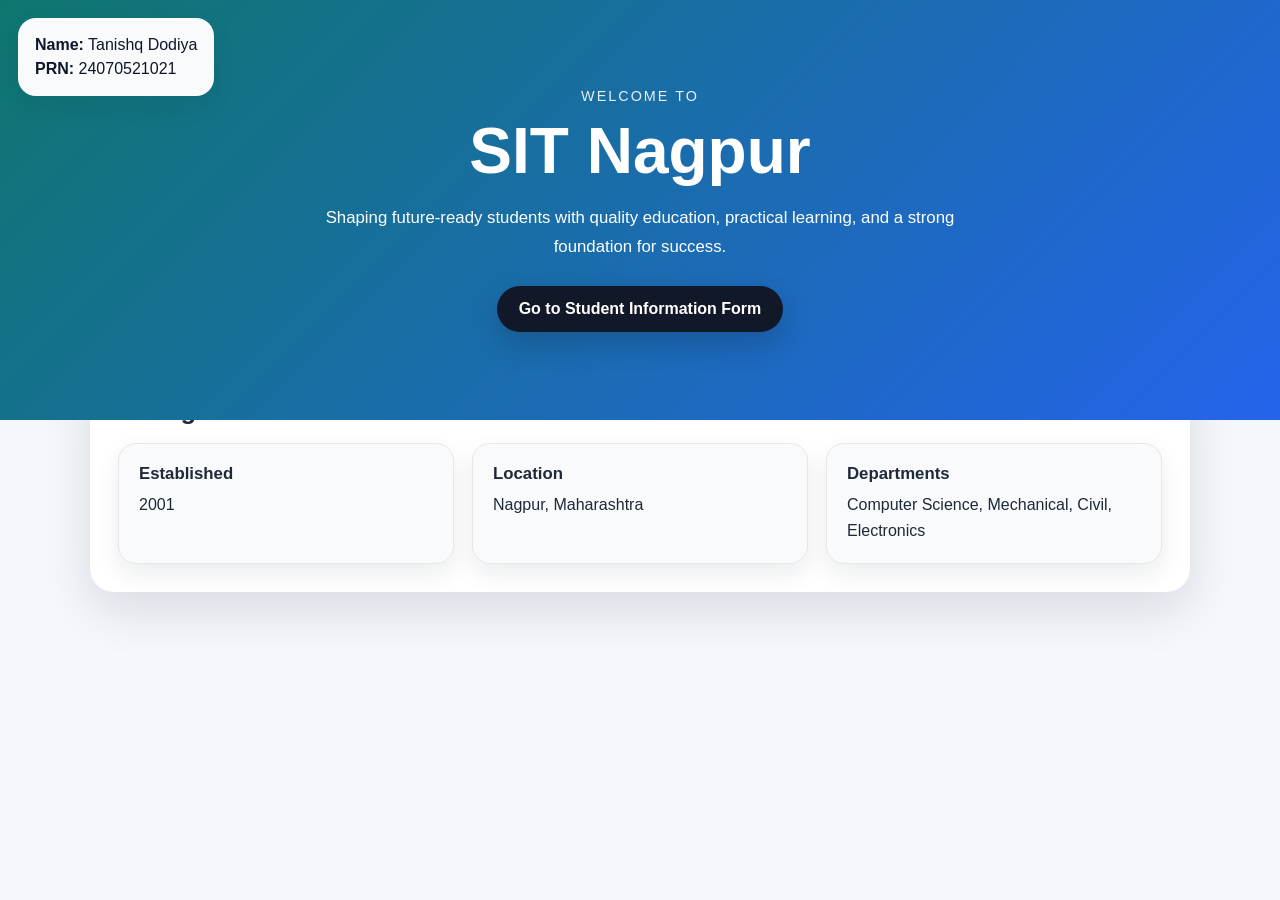
<file: JS LAB 1/index.html>
<!DOCTYPE html>
<html lang="en">
  <head>
    <meta charset="UTF-8" />
    <meta name="viewport" content="width=device-width, initial-scale=1.0" />
    <title>SIT Nagpur | Home</title>
    <link rel="stylesheet" href="styles.css" />
  </head>
  <body>
    <header class="hero">
      <div class="student-card floating-card">
        <p><strong>Name:</strong> Tanishq Dodiya</p>
        <p><strong>PRN:</strong> 24070521021</p>
      </div>

      <div class="hero-content">
        <p class="eyebrow">WELCOME TO</p>
        <h1>SIT Nagpur</h1>
        <p class="hero-text">
          Shaping future-ready students with quality education, practical learning, and a strong foundation for success.
        </p>
        <a class="btn" href="form.html">Go to Student Information Form</a>
      </div>
    </header>

    <main class="page-content">
      <section class="overview-section">
        <h2>College Overview</h2>
        <div class="card-grid">
          <article class="info-card">
            <h3>Established</h3>
            <p>2001</p>
          </article>
          <article class="info-card">
            <h3>Location</h3>
            <p>Nagpur, Maharashtra</p>
          </article>
          <article class="info-card">
            <h3>Departments</h3>
            <p>Computer Science, Mechanical, Civil, Electronics</p>
          </article>
        </div>
      </section>
    </main>
  </body>
</html>
</file>
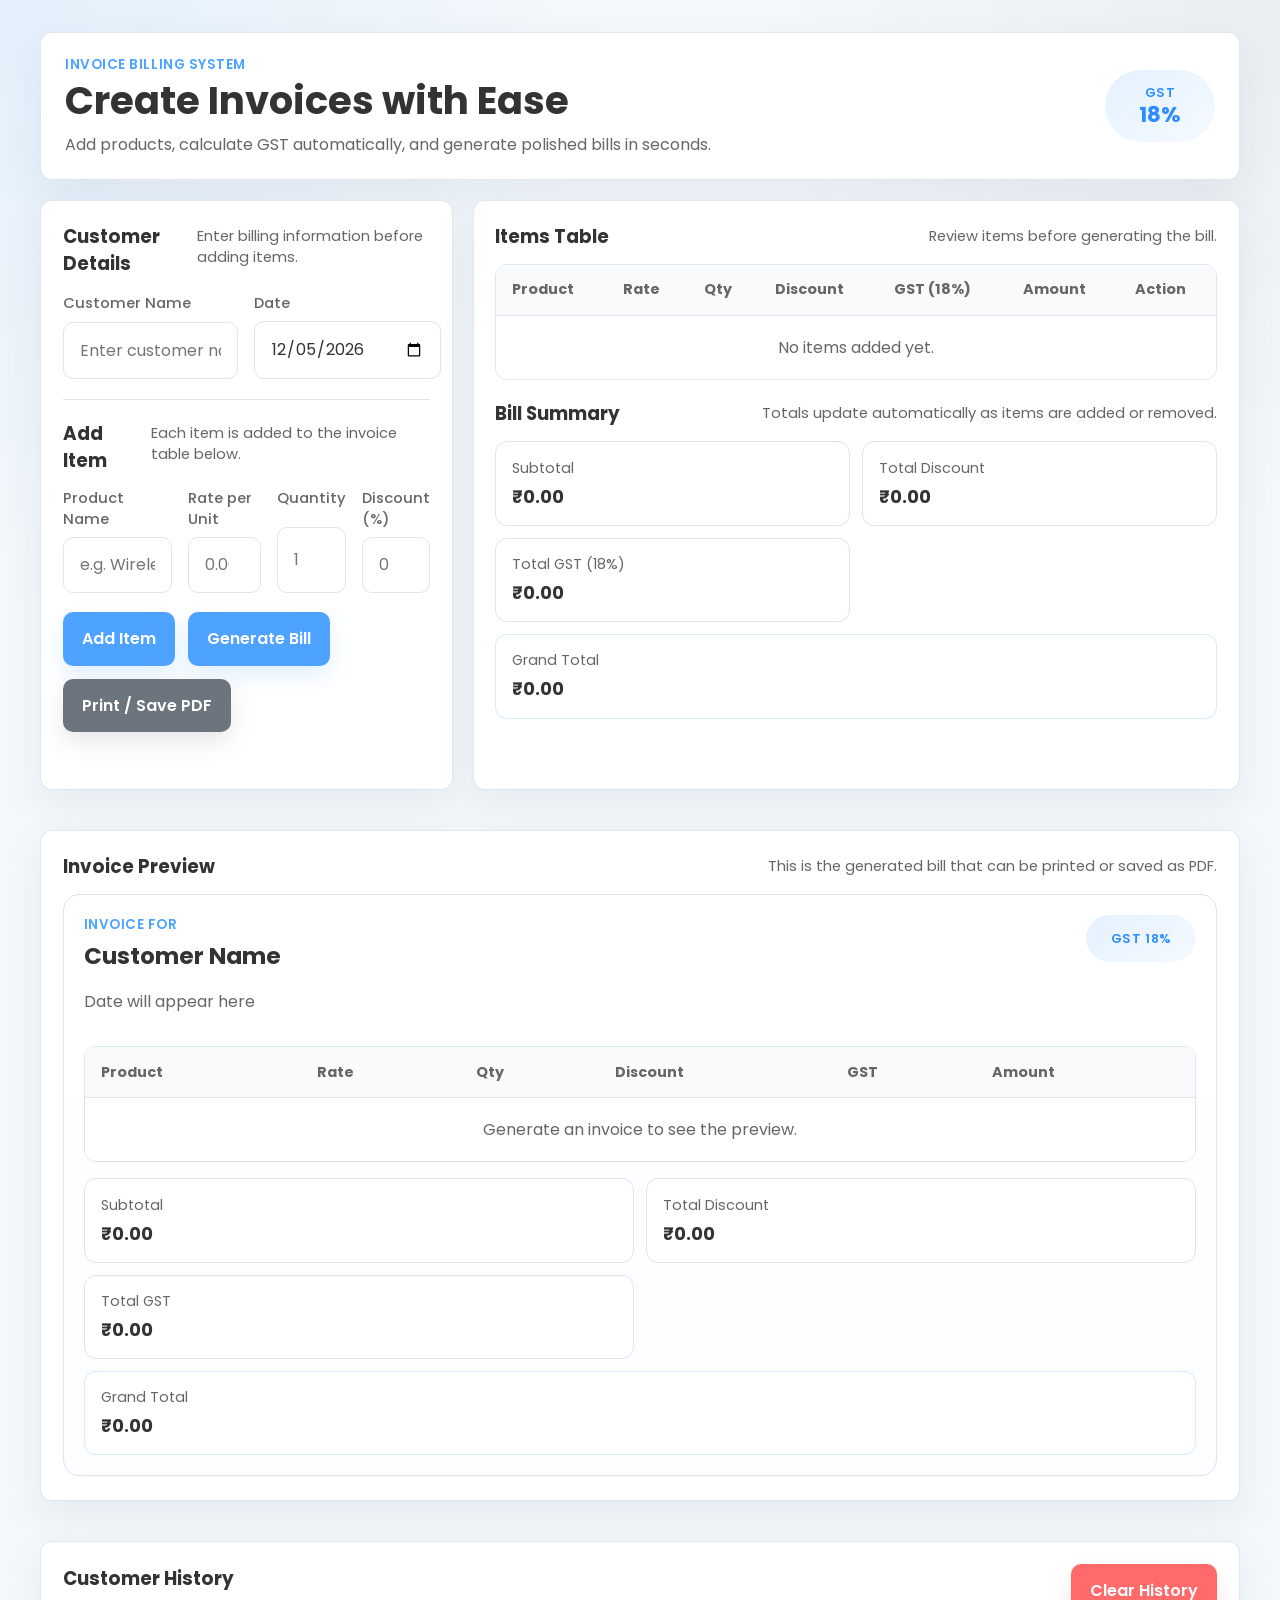
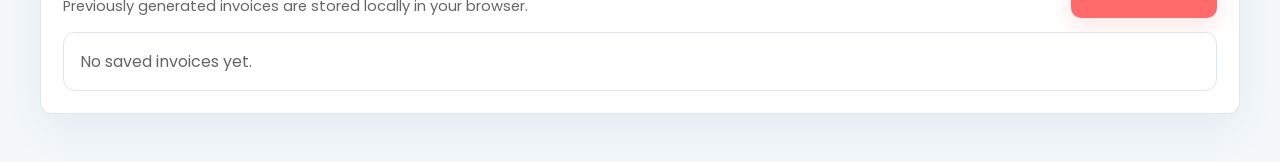
<file: JS LAB 2/index.html>
<!DOCTYPE html>
<html lang="en">
<head>
  <meta charset="UTF-8" />
  <meta name="viewport" content="width=device-width, initial-scale=1.0" />
  <title>Invoice Billing System</title>
  <link rel="preconnect" href="https://fonts.googleapis.com" />
  <link rel="preconnect" href="https://fonts.gstatic.com" crossorigin />
  <link href="https://fonts.googleapis.com/css2?family=Poppins:wght@400;500;600;700&display=swap" rel="stylesheet" />
  <link rel="stylesheet" href="styles.css" />
</head>
<body>
  <div class="page-shell">
    <header class="hero-card">
      <div>
        <p class="eyebrow">Invoice Billing System</p>
        <h1>Create Invoices with Ease</h1>
        <p class="hero-copy">Add products, calculate GST automatically, and generate polished bills in seconds.</p>
      </div>
      <div class="hero-badge">
        <span>GST</span>
        <strong>18%</strong>
      </div>
    </header>

    <main class="layout-grid">
      <section class="panel form-panel">
        <div class="panel-header">
          <h2>Customer Details</h2>
          <p>Enter billing information before adding items.</p>
        </div>

        <div class="form-grid two-col">
          <div class="field-group">
            <label for="customerName">Customer Name</label>
            <input id="customerName" type="text" placeholder="Enter customer name" />
          </div>
          <div class="field-group">
            <label for="invoiceDate">Date</label>
            <input id="invoiceDate" type="date" />
          </div>
        </div>

        <div class="divider"></div>

        <div class="panel-header compact">
          <h2>Add Item</h2>
          <p>Each item is added to the invoice table below.</p>
        </div>

        <div class="form-grid item-grid">
          <div class="field-group wide">
            <label for="productName">Product Name</label>
            <input id="productName" type="text" placeholder="e.g. Wireless Mouse" />
          </div>
          <div class="field-group">
            <label for="rate">Rate per Unit</label>
            <input id="rate" type="number" min="0" step="0.01" placeholder="0.00" />
          </div>
          <div class="field-group">
            <label for="quantity">Quantity</label>
            <input id="quantity" type="number" min="1" step="1" placeholder="1" />
          </div>
          <div class="field-group">
            <label for="discount">Discount (%)</label>
            <input id="discount" type="number" min="0" max="100" step="0.01" placeholder="0" />
          </div>
        </div>

        <div class="actions-row">
          <button id="addItemBtn" class="btn primary" type="button">Add Item</button>
          <button id="generateBillBtn" class="btn accent" type="button">Generate Bill</button>
          <button id="printBtn" class="btn secondary" type="button">Print / Save PDF</button>
        </div>

        <p id="formMessage" class="form-message" aria-live="polite"></p>
      </section>

      <section class="panel table-panel">
        <div class="panel-header compact">
          <h2>Items Table</h2>
          <p>Review items before generating the bill.</p>
        </div>

        <div class="table-wrap">
          <table>
            <thead>
              <tr>
                <th>Product</th>
                <th>Rate</th>
                <th>Qty</th>
                <th>Discount</th>
                <th>GST (18%)</th>
                <th>Amount</th>
                <th>Action</th>
              </tr>
            </thead>
            <tbody id="itemsTableBody">
              <tr class="empty-row">
                <td colspan="7">No items added yet.</td>
              </tr>
            </tbody>
          </table>
        </div>

        <div class="summary-card">
          <div class="panel-header compact">
            <h2>Bill Summary</h2>
            <p>Totals update automatically as items are added or removed.</p>
          </div>
          <div class="summary-grid">
            <div><span>Subtotal</span><strong id="subtotal">₹0.00</strong></div>
            <div><span>Total Discount</span><strong id="totalDiscount">₹0.00</strong></div>
            <div><span>Total GST (18%)</span><strong id="totalGst">₹0.00</strong></div>
            <div class="grand-total"><span>Grand Total</span><strong id="grandTotal">₹0.00</strong></div>
          </div>
        </div>
      </section>
    </main>

    <section class="panel preview-panel" id="invoicePreviewSection">
      <div class="panel-header compact">
        <h2>Invoice Preview</h2>
        <p>This is the generated bill that can be printed or saved as PDF.</p>
      </div>

      <article class="invoice-preview" id="invoicePreview">
        <div class="invoice-top">
          <div>
            <p class="invoice-label">Invoice For</p>
            <h3 id="previewCustomerName">Customer Name</h3>
            <p id="previewDate" class="secondary-text">Date will appear here</p>
          </div>
          <div class="invoice-chip">GST 18%</div>
        </div>

        <div class="table-wrap preview-table-wrap">
          <table>
            <thead>
              <tr>
                <th>Product</th>
                <th>Rate</th>
                <th>Qty</th>
                <th>Discount</th>
                <th>GST</th>
                <th>Amount</th>
              </tr>
            </thead>
            <tbody id="previewTableBody">
              <tr class="empty-row">
                <td colspan="6">Generate an invoice to see the preview.</td>
              </tr>
            </tbody>
          </table>
        </div>

        <div class="summary-grid preview-summary">
          <div><span>Subtotal</span><strong id="previewSubtotal">₹0.00</strong></div>
          <div><span>Total Discount</span><strong id="previewDiscount">₹0.00</strong></div>
          <div><span>Total GST</span><strong id="previewGst">₹0.00</strong></div>
          <div class="grand-total"><span>Grand Total</span><strong id="previewGrandTotal">₹0.00</strong></div>
        </div>
      </article>
    </section>

    <section class="panel history-panel">
      <div class="panel-header compact history-head">
        <div>
          <h2>Customer History</h2>
          <p>Previously generated invoices are stored locally in your browser.</p>
        </div>
        <button id="clearHistoryBtn" class="btn danger" type="button">Clear History</button>
      </div>
      <div id="historyList" class="history-list">
        <div class="history-empty">No saved invoices yet.</div>
      </div>
    </section>
  </div>

  <script src="script.js"></script>
</body>
</html>
</file>
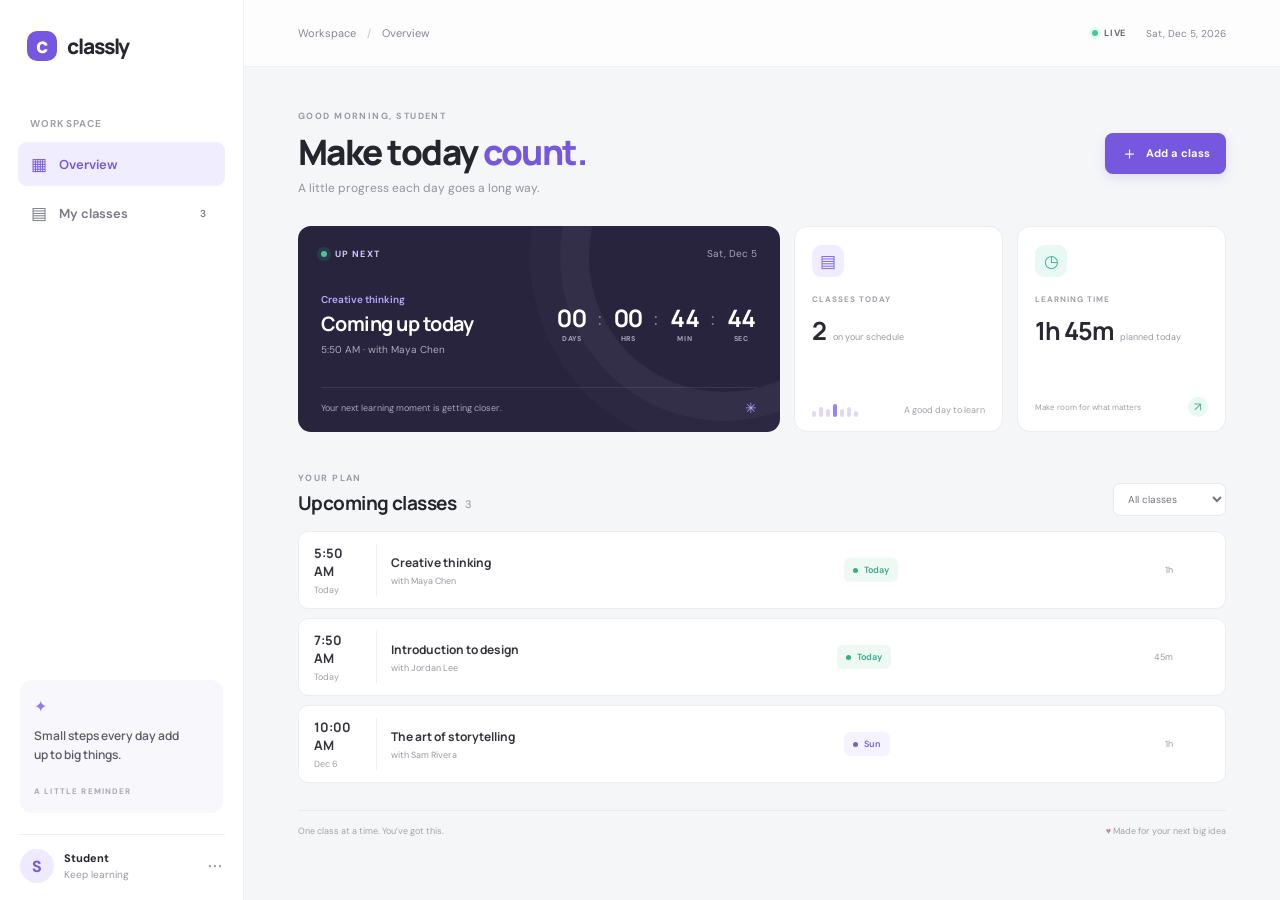
<file: LAB PRACTICAL 11/index.html>
<!doctype html>
<html lang="en">
  <head>
    <meta charset="UTF-8" />
    <meta name="viewport" content="width=device-width, initial-scale=1.0" />
    <meta name="theme-color" content="#f5f6f8" />
    <title>Classly — Class scheduler</title>
    <link rel="preconnect" href="https://fonts.googleapis.com" />
    <link rel="preconnect" href="https://fonts.gstatic.com" crossorigin />
    <link
      href="https://fonts.googleapis.com/css2?family=DM+Sans:wght@400;500;600;700&family=Manrope:wght@400;500;600;700;800&display=swap"
      rel="stylesheet"
    />
    <link rel="stylesheet" href="styles.css" />
    <script type="module" src="js/main.js"></script>
  </head>
  <body>
    <div class="app-shell">
      <aside class="sidebar" aria-label="Main navigation">
        <a class="brand" href="#" aria-label="Classly home">
          <span class="brand-mark" aria-hidden="true">c</span>
          <span>classly</span>
        </a>

        <p class="nav-label">WORKSPACE</p>
        <nav class="navigation">
          <a class="nav-item active" href="#overview" aria-current="page">
            <span class="nav-icon" aria-hidden="true">▦</span>
            Overview
          </a>
          <a class="nav-item" href="#schedule">
            <span class="nav-icon" aria-hidden="true">▤</span>
            My classes
            <span class="nav-count" id="class-count">0</span>
          </a>
        </nav>

        <div class="sidebar-bottom">
          <div class="sidebar-note">
            <span class="note-icon" aria-hidden="true">✦</span>
            <p>Small steps every day add up to big things.</p>
            <span class="note-credit">A LITTLE REMINDER</span>
          </div>
          <div class="profile">
            <div class="avatar" aria-hidden="true">S</div>
            <div>
              <strong>Student</strong>
              <span>Keep learning</span>
            </div>
            <span class="profile-menu" aria-hidden="true">···</span>
          </div>
        </div>
      </aside>

      <main class="main-content" id="overview">
        <header class="topbar">
          <div class="breadcrumb">Workspace <span>/</span> Overview</div>
          <div class="topbar-right">
            <span class="live-indicator"><span></span> LIVE</span>
            <time id="current-date"></time>
          </div>
        </header>

        <div class="page-content">
          <section class="welcome-row">
            <div>
              <p class="eyebrow" id="greeting">YOUR LEARNING SPACE</p>
              <h1>Make today <span>count.</span></h1>
              <p class="subtitle">A little progress each day goes a long way.</p>
            </div>
            <button class="primary-button" id="open-class-form" type="button">
              <span aria-hidden="true">＋</span> Add a class
            </button>
          </section>

          <section class="overview-grid" aria-label="Class overview">
            <article class="countdown-card" aria-labelledby="countdown-heading">
              <div class="countdown-topline">
                <span class="card-kicker"><span class="pulse-dot"></span> UP NEXT</span>
                <span class="countdown-date" id="next-date"></span>
              </div>
              <div class="countdown-content">
                <div class="countdown-copy">
                  <p class="subject-label" id="next-subject">No upcoming classes</p>
                  <h2 id="countdown-heading">You’re all caught up</h2>
                  <p class="class-meta" id="next-meta"></p>
                </div>
                <div class="timer" id="countdown" aria-live="polite" aria-label="Time until next class">
                  <div class="timer-unit"><strong id="days">00</strong><span>DAYS</span></div>
                  <span class="timer-colon">:</span>
                  <div class="timer-unit"><strong id="hours">00</strong><span>HRS</span></div>
                  <span class="timer-colon">:</span>
                  <div class="timer-unit"><strong id="minutes">00</strong><span>MIN</span></div>
                  <span class="timer-colon">:</span>
                  <div class="timer-unit"><strong id="seconds">00</strong><span>SEC</span></div>
                </div>
              </div>
              <div class="countdown-footer">
                <span id="countdown-caption">Your next learning moment is getting closer.</span>
                <span class="footer-sparkle" aria-hidden="true">✳</span>
              </div>
            </article>

            <article class="summary-card">
              <div class="summary-icon violet" aria-hidden="true">▤</div>
              <p class="summary-label">CLASSES TODAY</p>
              <div class="summary-value"><strong id="today-count">0</strong><span>on your schedule</span></div>
              <div class="summary-bottom"><span class="mini-bars" aria-hidden="true"><i></i><i></i><i></i><i></i><i></i><i></i><i></i></span><span id="today-label">Stay curious</span></div>
            </article>

            <article class="summary-card">
              <div class="summary-icon mint" aria-hidden="true">◷</div>
              <p class="summary-label">LEARNING TIME</p>
              <div class="summary-value"><strong id="learning-hours">0h</strong><span>planned today</span></div>
              <div class="summary-bottom"><span class="summary-footnote">Make room for what matters</span><span class="tiny-arrow" aria-hidden="true">↗</span></div>
            </article>
          </section>

          <section class="schedule-section" id="schedule">
            <div class="section-heading">
              <div>
                <p class="eyebrow">YOUR PLAN</p>
                <h2>Upcoming classes <span class="heading-count" id="upcoming-count">0</span></h2>
              </div>
              <label class="filter-control">
                <span class="sr-only">Filter classes</span>
                <select id="schedule-filter">
                  <option value="all">All classes</option>
                  <option value="today">Today</option>
                  <option value="upcoming">Upcoming</option>
                </select>
              </label>
            </div>

            <div class="schedule-list" id="schedule-list"></div>
            <div class="empty-state" id="empty-state" hidden>
              <div class="empty-icon" aria-hidden="true">✎</div>
              <h3>No classes here yet</h3>
              <p>Add a class to start building your learning schedule.</p>
              <button class="text-button" type="button" id="empty-add-class">＋ Add your first class</button>
            </div>
          </section>

          <footer class="page-footer">
            <span>One class at a time. You’ve got this.</span>
            <span><span class="footer-heart" aria-hidden="true">♥</span> Made for your next big idea</span>
          </footer>
        </div>
      </main>
    </div>

    <dialog class="class-dialog" id="class-dialog" aria-labelledby="dialog-title">
      <form class="class-form" id="class-form">
        <div class="dialog-heading">
          <div>
            <p class="eyebrow">BUILD YOUR ROUTINE</p>
            <h2 id="dialog-title">Add a class</h2>
          </div>
          <button class="icon-button" id="close-dialog" type="button" aria-label="Close dialog">×</button>
        </div>
        <label>
          Class name
          <input name="name" type="text" placeholder="e.g. Creative writing" maxlength="60" required />
        </label>
        <div class="form-row">
          <label>
            Date
            <input name="date" type="date" required />
          </label>
          <label>
            Start time
            <input name="time" type="time" required />
          </label>
        </div>
        <div class="form-row">
          <label>
            Duration
            <select name="duration">
              <option value="30">30 minutes</option>
              <option value="45">45 minutes</option>
              <option value="60" selected>1 hour</option>
              <option value="90">1.5 hours</option>
              <option value="120">2 hours</option>
            </select>
          </label>
          <label>
            Instructor <span class="optional">(optional)</span>
            <input name="instructor" type="text" placeholder="e.g. Alex Morgan" maxlength="50" />
          </label>
        </div>
        <p class="form-error" id="form-error" role="alert"></p>
        <button class="primary-button submit-button" type="submit">Add to my schedule <span aria-hidden="true">→</span></button>
      </form>
    </dialog>

    <div class="toast" id="toast" role="status" aria-live="polite"></div>
  </body>
</html>
</file>
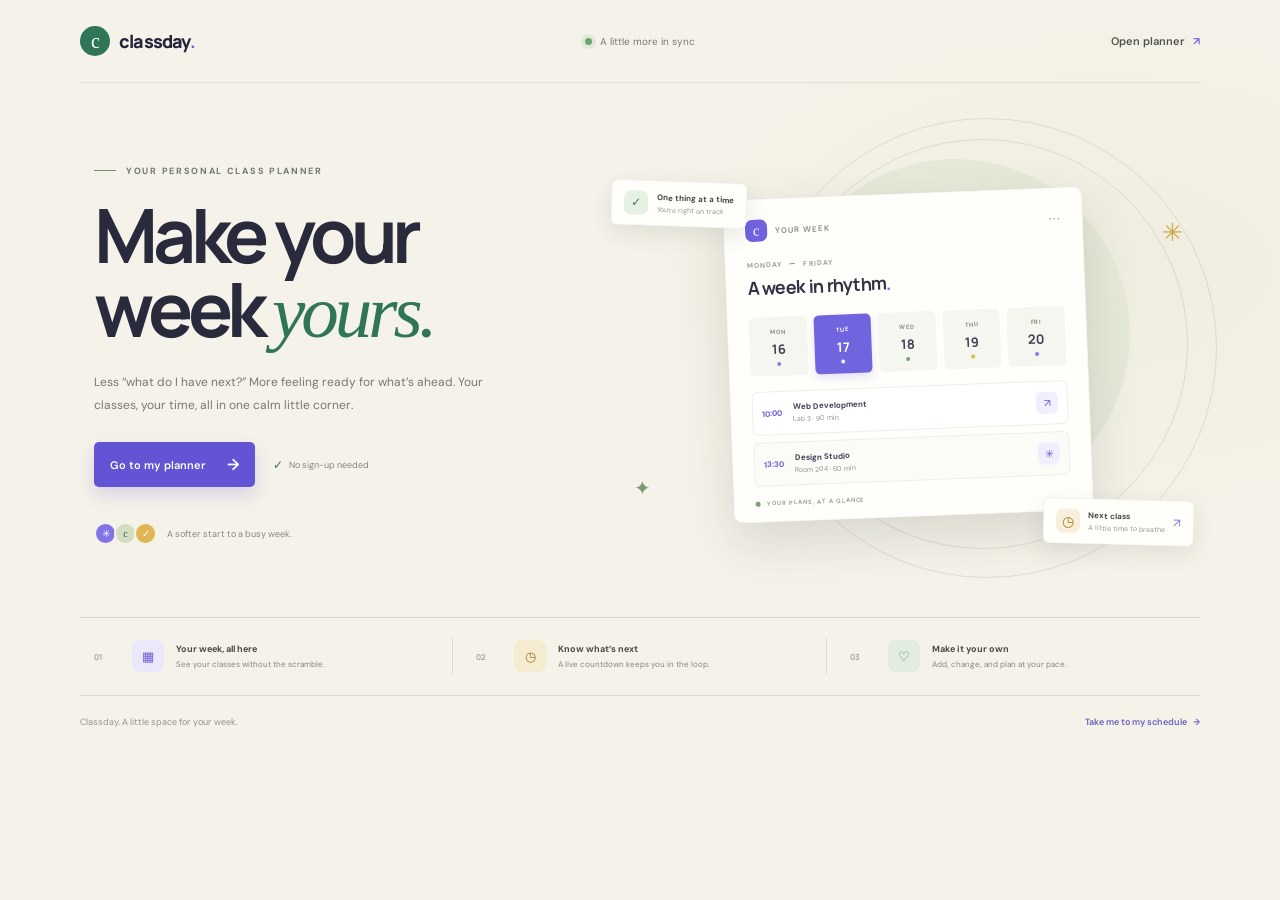
<file: LAB PRACTICAL 12/index.html>
<!doctype html>
<html lang="en">
  <head>
    <meta charset="UTF-8" />
    <meta name="viewport" content="width=device-width, initial-scale=1.0" />
    <meta name="theme-color" content="#f5f2e9" />
    <title>Classday — Make your week yours</title>
    <link rel="preconnect" href="https://fonts.googleapis.com" />
    <link rel="preconnect" href="https://fonts.gstatic.com" crossorigin />
    <link
      href="https://fonts.googleapis.com/css2?family=DM+Sans:wght@400;500;600;700&family=Manrope:wght@400;500;600;700;800&display=swap"
      rel="stylesheet"
    />
    <link rel="stylesheet" href="./landing.css" />
  </head>
  <body>
    <main class="landing-shell">
      <header class="landing-header">
        <a class="landing-brand" href="./index.html" aria-label="Classday home">
          <span class="brand-mark" aria-hidden="true">c</span>
          <span>classday<span class="brand-dot">.</span></span>
        </a>
        <span class="header-note"><span class="status-dot" aria-hidden="true"></span> A little more in sync</span>
        <a class="header-link" href="./planner.html">Open planner <span aria-hidden="true">↗</span></a>
      </header>

      <section class="welcome" aria-labelledby="welcome-title">
        <div class="welcome-copy">
          <p class="kicker"><span class="kicker-line"></span> YOUR PERSONAL CLASS PLANNER</p>
          <h1 id="welcome-title">Make your<br />week <span>yours.</span></h1>
          <p class="welcome-description">
            Less “what do I have next?” More feeling ready for what’s ahead. Your classes, your time, all in one calm little corner.
          </p>
          <div class="welcome-actions">
            <a class="primary-link" href="./planner.html">Go to my planner <span aria-hidden="true">→</span></a>
            <span class="no-signup"><span aria-hidden="true">✓</span> No sign-up needed</span>
          </div>
          <div class="welcome-footnote">
            <span class="avatar-stack" aria-hidden="true"><i>✳</i><i>c</i><i>✓</i></span>
            <span>A softer start to a busy week.</span>
          </div>
        </div>

        <div class="visual-stage" aria-label="Illustration preview of the weekly class planner">
          <div class="sun-shape" aria-hidden="true"></div>
          <div class="orbit orbit-one" aria-hidden="true"></div>
          <div class="orbit orbit-two" aria-hidden="true"></div>
          <div class="floating-note note-top">
            <span class="note-icon note-icon-green" aria-hidden="true">✓</span>
            <span><strong>One thing at a time</strong><small>You’re right on track</small></span>
          </div>
          <div class="preview-card">
            <div class="preview-top">
              <span class="preview-mark" aria-hidden="true">c</span>
              <span class="preview-caption">YOUR WEEK</span>
              <span class="preview-menu" aria-hidden="true">···</span>
            </div>
            <div class="preview-date">MONDAY <span>—</span> FRIDAY</div>
            <div class="preview-title">A week in rhythm<span>.</span></div>
            <div class="preview-days" aria-hidden="true">
              <div><small>MON</small><span>16</span><i class="day-dot dot-purple"></i></div>
              <div class="preview-day-active"><small>TUE</small><span>17</span><i class="day-dot dot-white"></i></div>
              <div><small>WED</small><span>18</span><i class="day-dot dot-green"></i></div>
              <div><small>THU</small><span>19</span><i class="day-dot dot-yellow"></i></div>
              <div><small>FRI</small><span>20</span><i class="day-dot dot-purple"></i></div>
            </div>
            <div class="preview-class">
              <span class="preview-time">10:00</span>
              <span class="preview-class-copy"><strong>Web Development</strong><small>Lab 3 · 90 min</small></span>
              <span class="preview-check" aria-hidden="true">↗</span>
            </div>
            <div class="preview-class preview-class-muted">
              <span class="preview-time">13:30</span>
              <span class="preview-class-copy"><strong>Design Studio</strong><small>Room 204 · 60 min</small></span>
              <span class="preview-check" aria-hidden="true">✳</span>
            </div>
            <div class="preview-bottom"><span></span> YOUR PLANS, AT A GLANCE</div>
          </div>
          <div class="floating-note note-bottom">
            <span class="timer-icon" aria-hidden="true">◷</span>
            <span><strong>Next class</strong><small>A little time to breathe</small></span>
            <span class="note-arrow" aria-hidden="true">↗</span>
          </div>
          <span class="stage-spark stage-spark-one" aria-hidden="true">✳</span>
          <span class="stage-spark stage-spark-two" aria-hidden="true">✦</span>
        </div>
      </section>

      <section class="feature-strip" aria-label="Planner features">
        <article class="feature">
          <span class="feature-number">01</span>
          <span class="feature-icon icon-purple" aria-hidden="true">▦</span>
          <span><strong>Your week, all here</strong><small>See your classes without the scramble.</small></span>
        </article>
        <article class="feature">
          <span class="feature-number">02</span>
          <span class="feature-icon icon-yellow" aria-hidden="true">◷</span>
          <span><strong>Know what’s next</strong><small>A live countdown keeps you in the loop.</small></span>
        </article>
        <article class="feature">
          <span class="feature-number">03</span>
          <span class="feature-icon icon-green" aria-hidden="true">♡</span>
          <span><strong>Make it your own</strong><small>Add, change, and plan at your pace.</small></span>
        </article>
      </section>

      <footer class="landing-footer">
        <span>Classday<span class="brand-dot">.</span> A little space for your week.</span>
        <a href="./planner.html">Take me to my schedule <span aria-hidden="true">→</span></a>
      </footer>
    </main>
  </body>
</html>
</file>
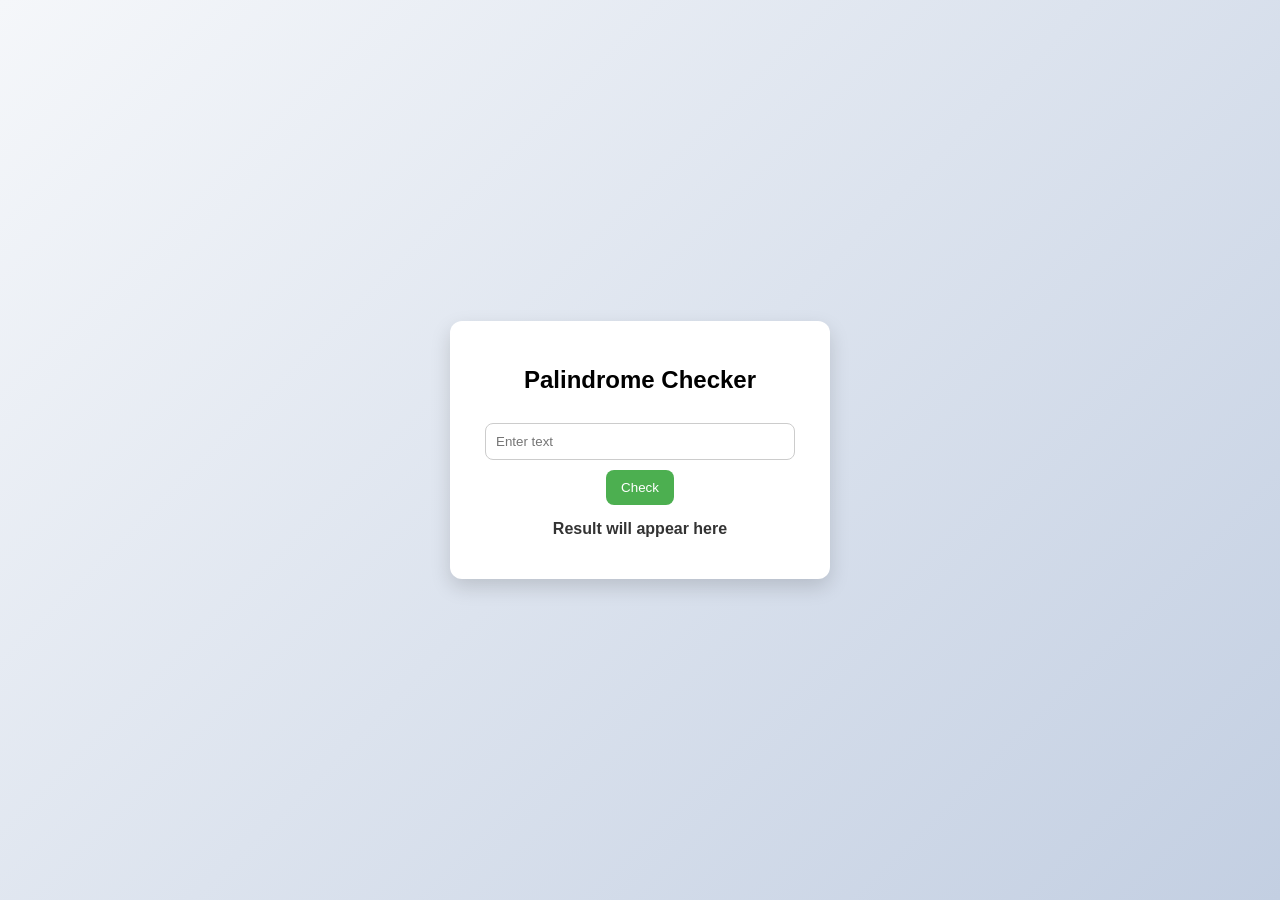
<file: LAB PRACTICAL 4/index.html>
<!DOCTYPE html>
<html lang="en">
<head>
  <meta charset="UTF-8" />
  <meta name="viewport" content="width=device-width, initial-scale=1.0" />
  <title>Palindrome Checker</title>
  <style>
    body {
      font-family: Arial, sans-serif;
      background: linear-gradient(135deg, #f5f7fa, #c3cfe2);
      display: flex;
      justify-content: center;
      align-items: center;
      height: 100vh;
      margin: 0;
    }

    .box {
      background: white;
      padding: 25px 30px;
      border-radius: 12px;
      box-shadow: 0 8px 20px rgba(0, 0, 0, 0.15);
      text-align: center;
      width: 320px;
    }

    input {
      width: 90%;
      padding: 10px;
      margin: 10px 0;
      border: 1px solid #ccc;
      border-radius: 8px;
    }

    button {
      padding: 10px 15px;
      border: none;
      background: #4caf50;
      color: white;
      border-radius: 8px;
      cursor: pointer;
    }

    button:hover {
      background: #45a049;
    }

    #result {
      margin-top: 15px;
      font-weight: bold;
      color: #333;
    }
  </style>
</head>
<body>
  <div class="box">
    <h2>Palindrome Checker</h2>
    <input type="text" id="inputText" placeholder="Enter text" />
    <br />
    <button onclick="checkPalindromeFromInput()">Check</button>
    <p id="result">Result will appear here</p>
  </div>

  <script src="palindromeChecker.js"></script>
</body>
</html>
</file>
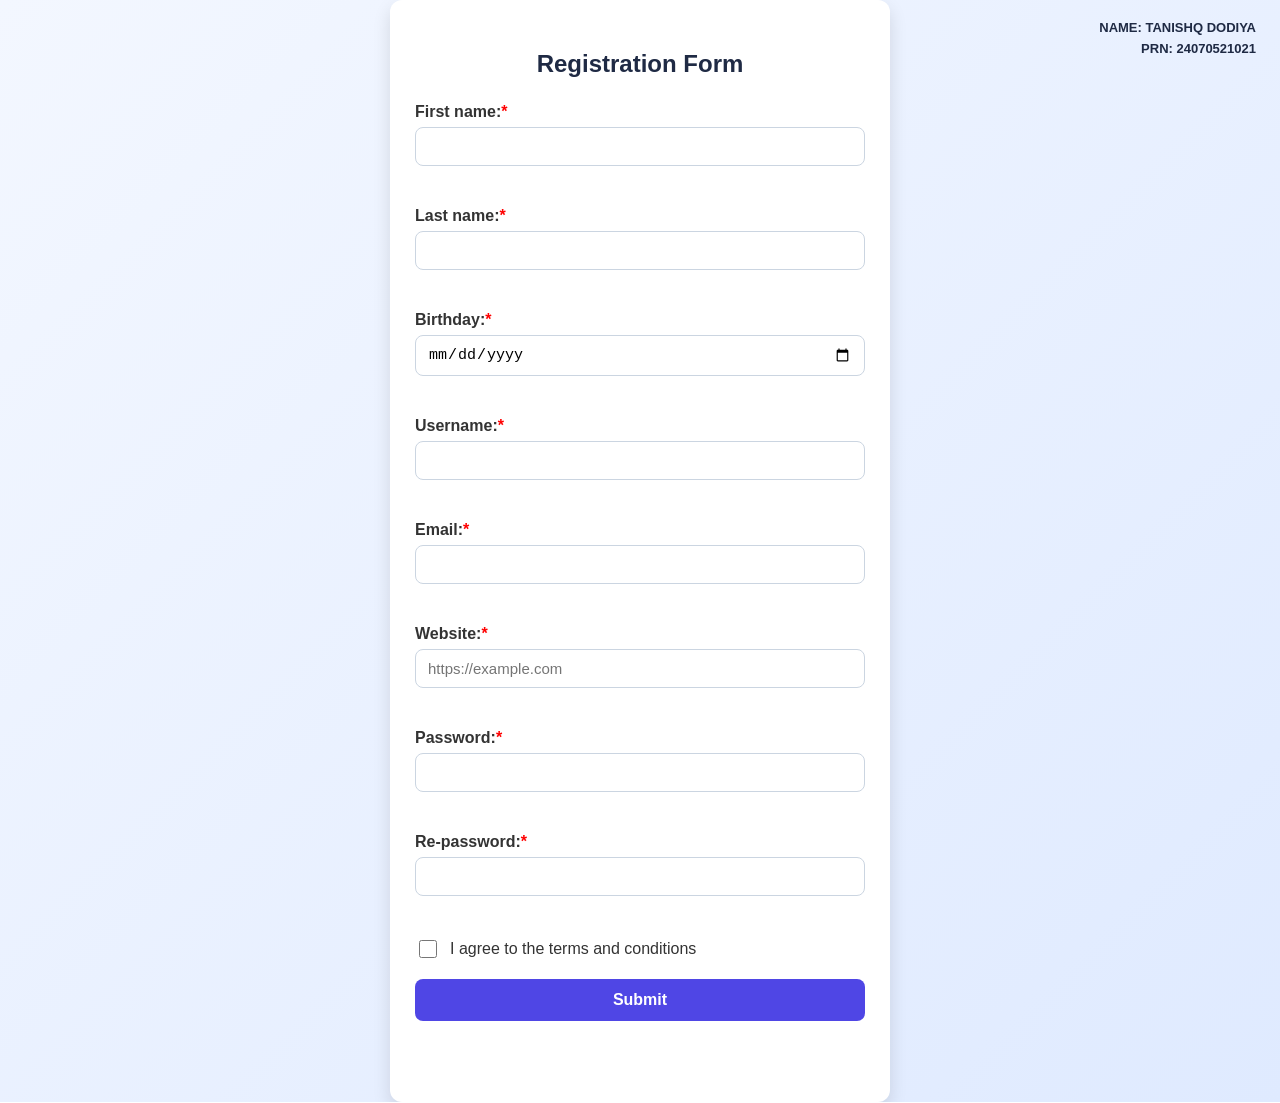
<file: LAB PRACTICAL 7/index.html>
<!DOCTYPE html>
<html lang="en">
  <head>
    <meta charset="UTF-8" />
    <meta name="viewport" content="width=device-width, initial-scale=1.0" />
    <title>Registration Form</title>
    <link rel="stylesheet" href="style.css" />
  </head>
  <body>
    <div class="student-details">
      <div>NAME: TANISHQ DODIYA</div>
      <div>PRN: 24070521021</div>
    </div>

    <div class="container">
      <h2>Registration Form</h2>
      <form id="registrationForm" novalidate>
        <div class="form-row">
          <label for="firstName">First name:<span class="required">*</span></label>
          <input type="text" id="firstName" name="firstName" required />
          <small class="error-message"></small>
        </div>

        <div class="form-row">
          <label for="lastName">Last name:<span class="required">*</span></label>
          <input type="text" id="lastName" name="lastName" required />
          <small class="error-message"></small>
        </div>

        <div class="form-row">
          <label for="birthday">Birthday:<span class="required">*</span></label>
          <input type="date" id="birthday" name="birthday" required />
          <small class="error-message"></small>
        </div>

        <div class="form-row">
          <label for="username">Username:<span class="required">*</span></label>
          <input type="text" id="username" name="username" required minlength="4" />
          <small class="error-message"></small>
        </div>

        <div class="form-row">
          <label for="email">Email:<span class="required">*</span></label>
          <input type="email" id="email" name="email" required />
          <small class="error-message"></small>
        </div>

        <div class="form-row">
          <label for="website">Website:<span class="required">*</span></label>
          <input type="url" id="website" name="website" required placeholder="https://example.com" />
          <small class="error-message"></small>
        </div>

        <div class="form-row">
          <label for="password">Password:<span class="required">*</span></label>
          <input type="password" id="password" name="password" required minlength="6" />
          <small class="error-message"></small>
        </div>

        <div class="form-row">
          <label for="repassword">Re-password:<span class="required">*</span></label>
          <input type="password" id="repassword" name="repassword" required />
          <small class="error-message"></small>
        </div>

        <div class="checkbox-row">
          <input type="checkbox" id="terms" name="terms" required />
          <label for="terms">I agree to the terms and conditions</label>
          <small class="error-message"></small>
        </div>

        <button type="submit">Submit</button>
        <p id="successMessage" class="success-message" aria-live="polite"></p>
      </form>
    </div>

    <script src="script.js" defer></script>
  </body>
</html>
</file>
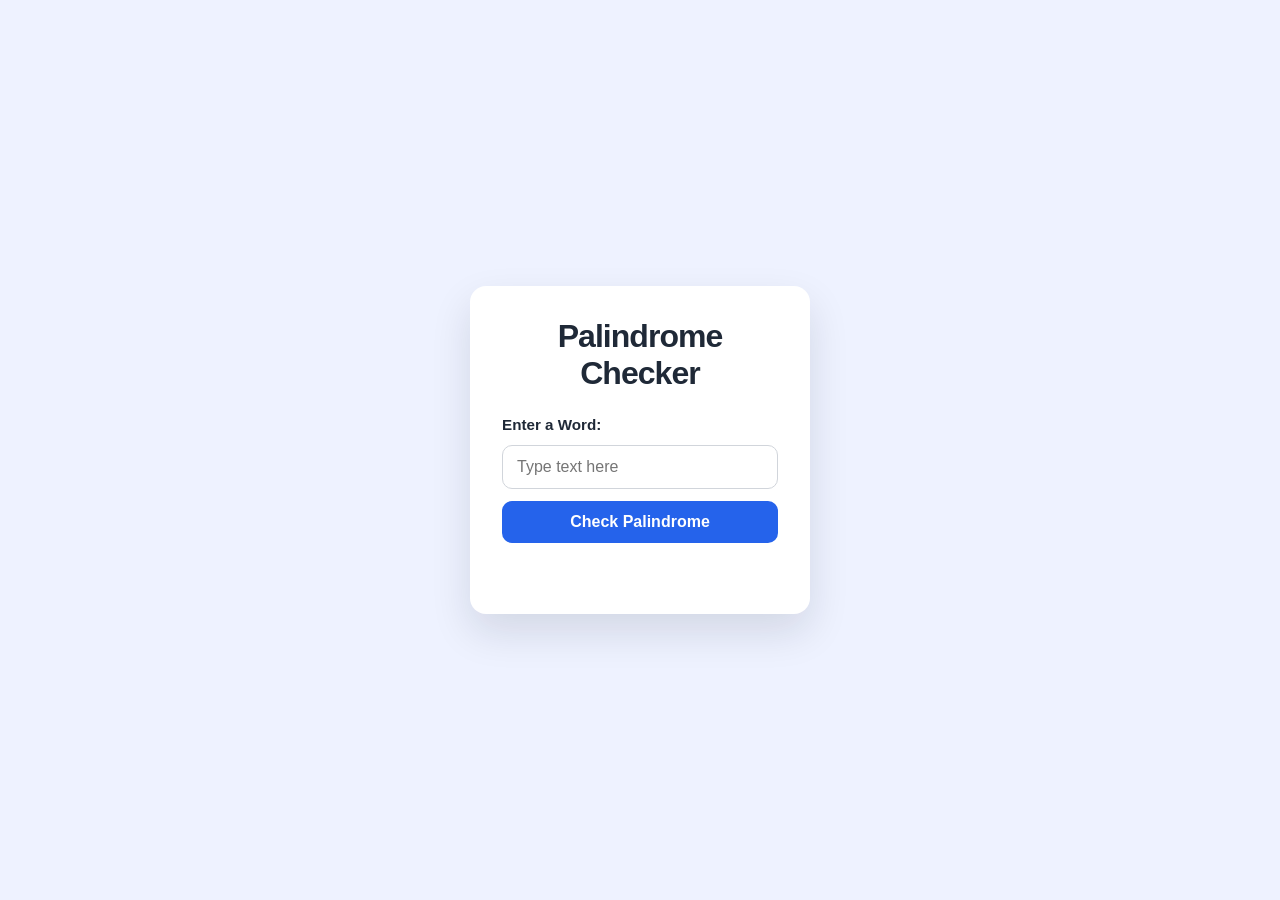
<file: JS LAB 3/palindrome/index.html>
<!DOCTYPE html>
<html lang="en">
  <head>
    <meta charset="UTF-8" />
    <meta name="viewport" content="width=device-width, initial-scale=1.0" />
    <title>Palindrome Checker</title>
    <link rel="stylesheet" href="style.css" />
  </head>
  <body>
    <main class="page-shell">
      <section class="card" aria-labelledby="app-title">
        <h1 id="app-title">Palindrome Checker</h1>

        <form id="palindrome-form" novalidate>
          <label for="palindrome-input">Enter a Word:</label>
          <input
            type="text"
            id="palindrome-input"
            name="palindrome-input"
            placeholder="Type text here"
            autocomplete="off"
            spellcheck="false"
          />
          <button type="submit">Check Palindrome</button>
        </form>

        <p id="result" class="result" aria-live="polite"></p>
      </section>
    </main>

    <script src="script.js"></script>
  </body>
</html>
</file>
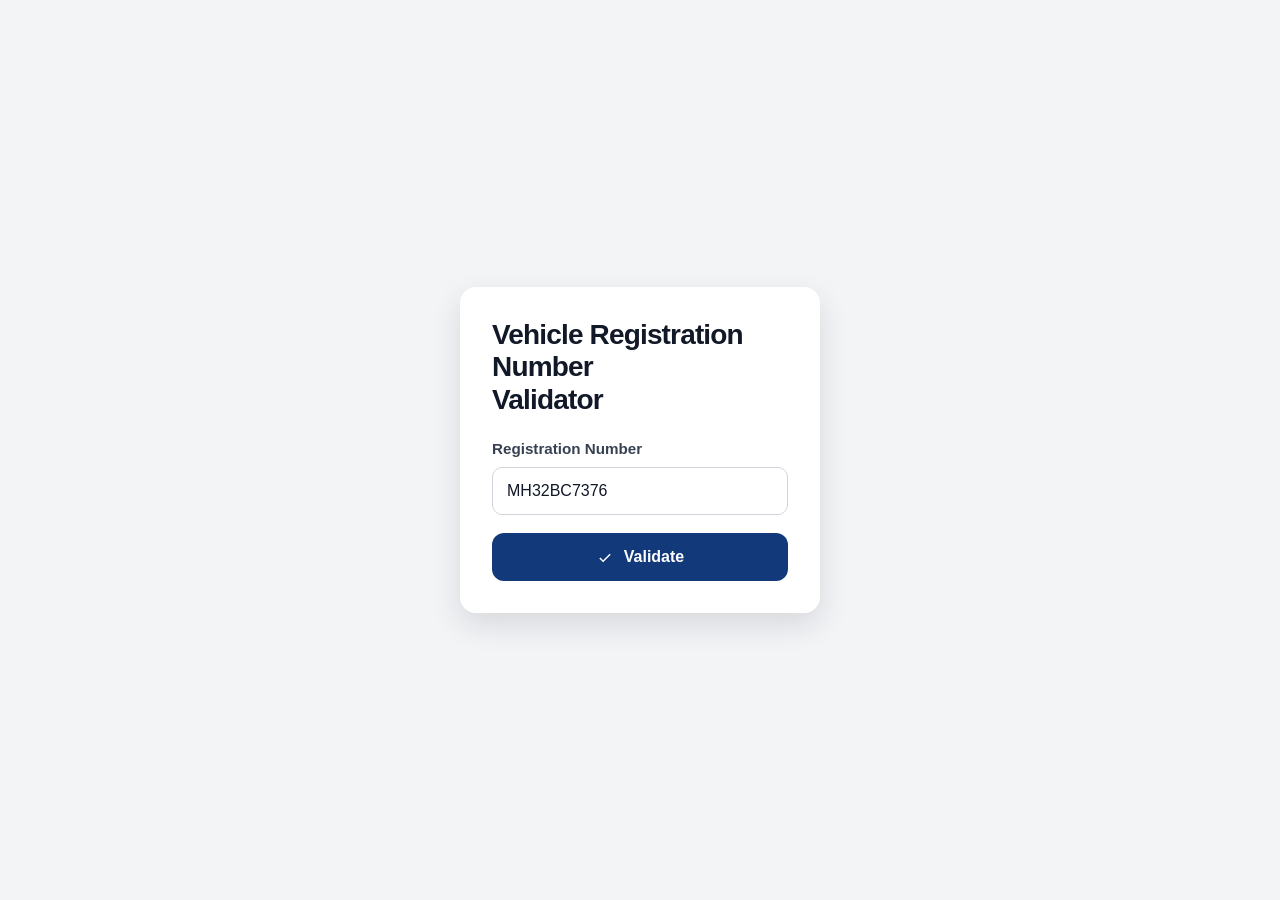
<file: JS LAB 3/Vehicle Registration/index.html>
<!DOCTYPE html>
<html lang="en">
<head>
  <meta charset="UTF-8" />
  <meta name="viewport" content="width=device-width, initial-scale=1.0" />
  <title>Vehicle Registration Number Validator</title>
  <link rel="stylesheet" href="style.css" />
</head>
<body>
  <main class="page-shell">
    <section class="validator-card" aria-labelledby="title">
      <h1 id="title" class="title">
        Vehicle Registration Number
        <span>Validator</span>
      </h1>

      <form id="validatorForm" novalidate>
        <label class="field-label" for="registrationNumber">Registration Number</label>
        <input
          id="registrationNumber"
          name="registrationNumber"
          type="text"
          value="MH32BC7376"
          autocomplete="off"
          autocapitalize="characters"
          spellcheck="false"
          aria-describedby="messageBox"
        />

        <button type="submit" class="validate-button">
          <span class="button-icon" aria-hidden="true">
            <svg viewBox="0 0 24 24" role="presentation" focusable="false">
              <path d="M9.5 16.2 5.8 12.5l-1.4 1.4 5.1 5.1L19.6 8.9l-1.4-1.4z"></path>
            </svg>
          </span>
          <span>Validate</span>
        </button>
      </form>

      <div id="messageBox" class="message-box" role="alert" aria-live="polite" hidden></div>
    </section>
  </main>

  <script src="script.js"></script>
</body>
</html>
</file>
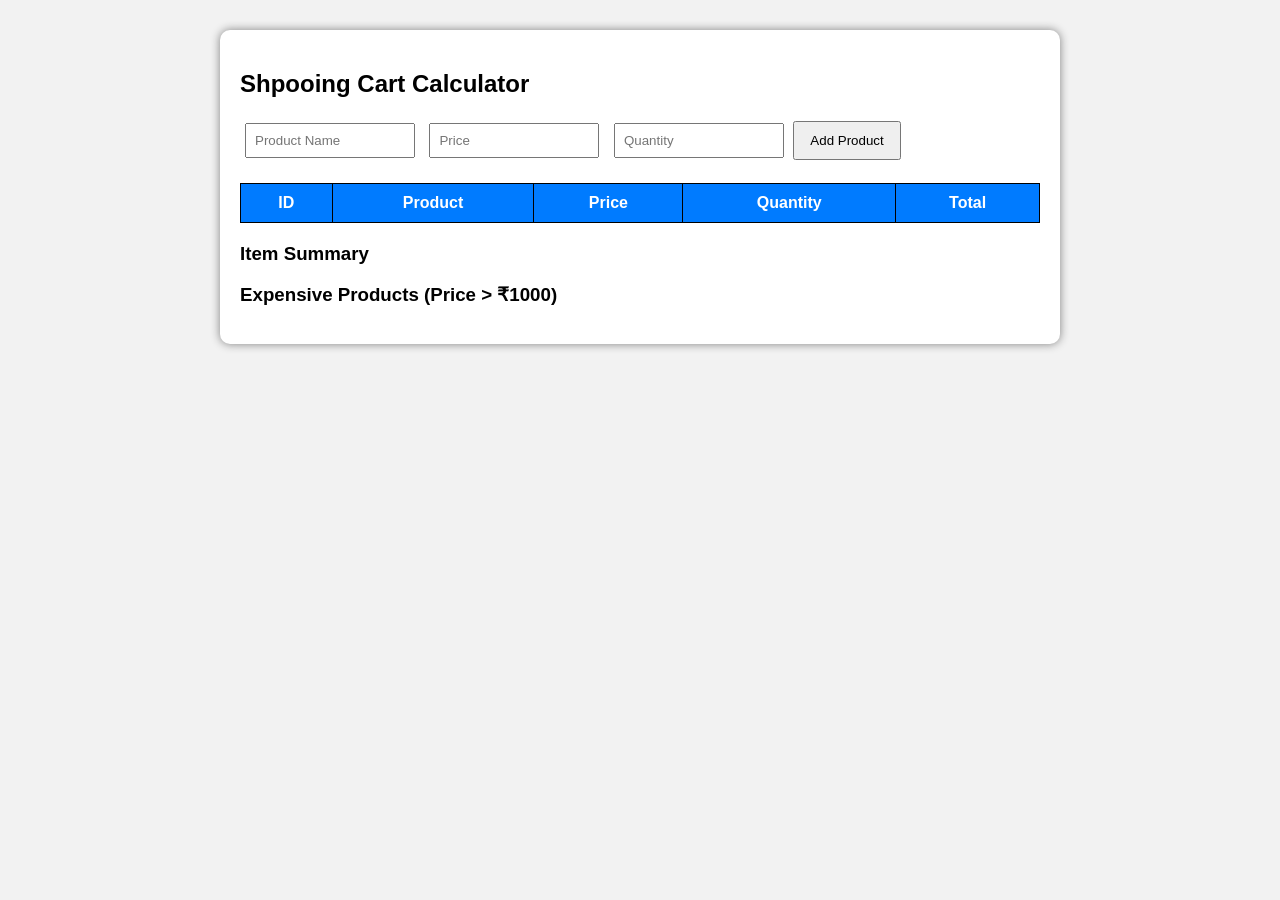
<file: LAB PRACTICAL 5/case study/index.html>
<!DOCTYPE html>
<html>
    <head>
        <meta charset="UTF-8">
        <title>Shopping Cart Calculator</title>

        <style>
            body{
                font-family:Arial;
                background: #f2f2f2;
            }

            .container{
                width: 800px;
                margin: 30px auto;
                background: white;
                padding: 20px;
                border-radius: 10px;
                box-shadow: 0 0 10px gray;
            }

            input{
                padding: 8px;
                width: 150px;
                margin: 5px;
            }

            button{
                padding: 10px 15px;
                cursor: pointer;
            }

            table{
                width: 100%;
                border-collapse:collapse;
                margin-top:20px; 
            }

            table,th,td{
                border:1px solid black;
            }

            th{
                background:#007bff;
                color:white;
            }

            th,td{
                padding:10px;
                text-align: center;
            }

            .result{
                margin-top: 20px;
                font-size: 18px;
            }

        </style>
    </head>

    <body>
        <div class="container">
        <h2>Shpooing Cart Calculator</h2>
        <input type="text" id="name" placeholder="Product Name">
        <input type="number" id="price" placeholder="Price">
        <input type="number" id="qty" placeholder="Quantity">
        <button onclick="addProduct()">Add Product</button>
        <table id="cartTable">
            <tr>
                <th>ID</th>
                <th>Product</th>
                <th>Price</th>
                <th>Quantity</th>
                <th>Total</th>
            </tr>
        </table>

        <div class="result" id="result"></div>
        <h3>Item Summary</h3>
        <ul id="summary"></ul>
        <h3>Expensive Products (Price > ₹1000)</h3>
        <ul id="expensive"></ul>
        </div>

        <script>
            let cart=[];
            function addProduct(){
                let name=document.getElementById("name").value;
                let price=parseFloat(document.getElementById("price").value);
                let qty=parseInt(document.getElementById("qty").value);
                if(name==="" || isNaN(price) || isNaN(qty)){
                    alert("Please enter all fields");
                    return;
                }

                let product={
                    id: cart.length+1,
                    name:name,
                    price: price,
                    quantity:qty
                };

                cart.push(product);

                displayCart();

                document.getElementById("name").value="";
                document.getElementById("price").value="";
                document.getElementById("qty").value="";
            }

            function displayCart(){
                let table = document.getElementById('cartTable');
                table.innerHTML=`
                <tr>
                    <th>ID</th>
                    <th>Product</th>
                    <th>Price</th>
                    <th>Quantity</th>
                    <th>Total</th>
                </tr>
                `;
                cart.forEach(function(item){
                    table.innerHTML +=`
                    <tr>
                        <td>${item.id}</td>
                        <td>${item.name}</td>
                        <td>${item.price}</td>
                        <td>${item.quantity}</td>
                        <td>${item.price*item.quantity}</td>
                    </tr>
                    `;
                });

                //reduce()
                let total=cart.reduce(function(sum,item){
                    return sum+(item.price*item.quantity);
                },0);


                //Discount logic
                let discount=0;
                if(total>=50000)
                discount=total*0.10;

                else if(total>=20000)
                discount=total*0.05;

                let finalAmount=total-discount;

                document.getElementById("result").innerHTML=
                `
                <b>Total Amount :<b> ₹${total}<br>
                <b>Discount :<b> ₹${discount.toFixed(2)}<br>
                <b>Final Amount :<b> ₹${finalAmount.toFixed(2)}
                `;

                //map
                let summary=document.getElementById("summary");
                summary.innerHTML="";
                cart.map(function(item){
                    summary.innerHTML+=
                    `<li>${item.name} : ₹${item.price*item.quantity}<li>`;
                });

                //filter()
                let expensive=document.getElementById("expensive");
                expensive.innerHTML="";
                let exp=cart.filter(function(item){
                    return item.price>1000;
                });

                exp.forEach(function(item){
                    expensive.innerHTML +=`<li>${item.name}</li>`;
                });
            }

        </script>

    </body>
</html>
</file>
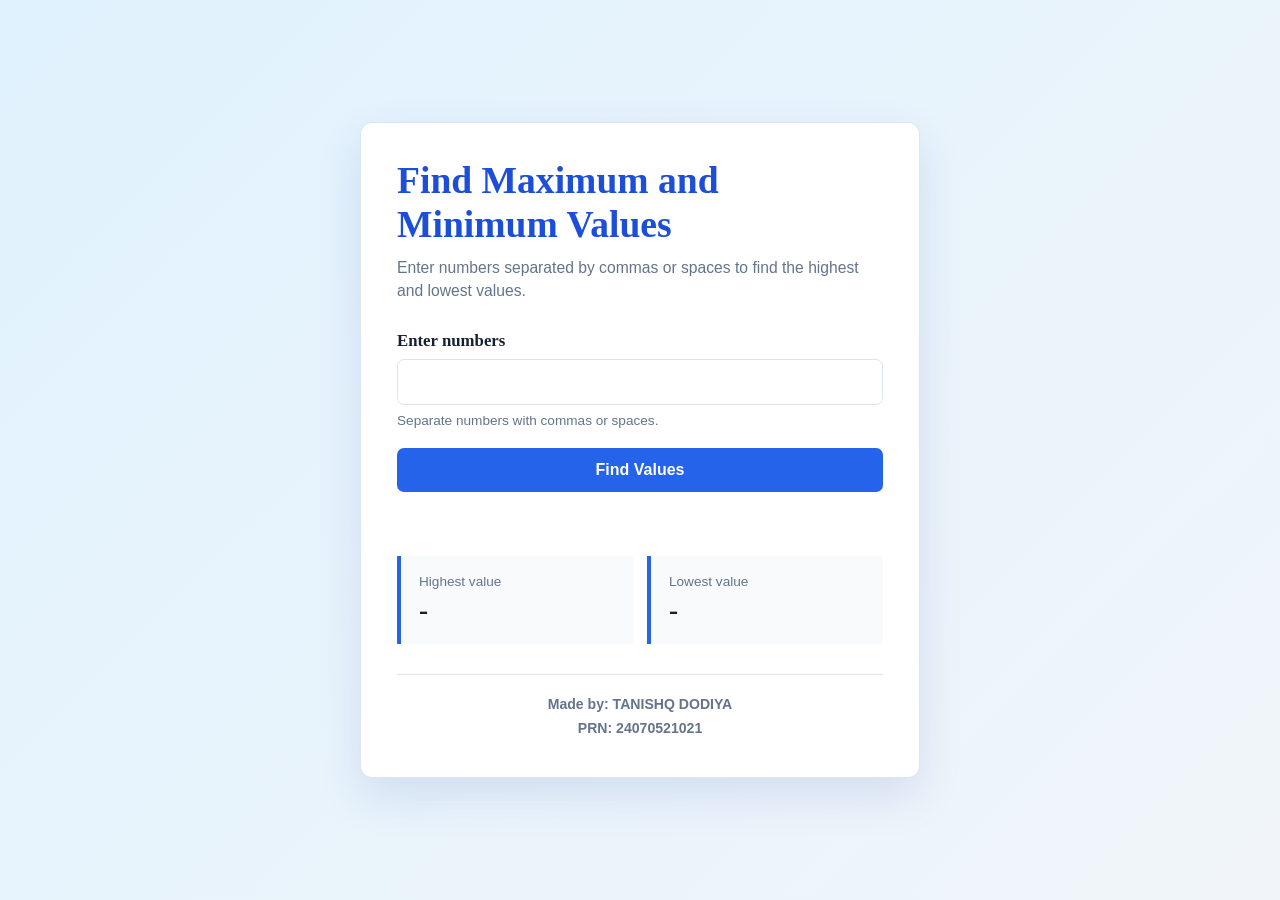
<file: LAB PRACTICAL 5/JS LAB 5/index.html>
<!DOCTYPE html>
<html lang="en">
<head>
  <meta charset="UTF-8">
  <meta name="viewport" content="width=device-width, initial-scale=1.0">
  <title>Find Maximum and Minimum Values</title>
  <link rel="stylesheet" href="style.css">
</head>
<body>
  <main class="container">
    <h1>Find Maximum and Minimum Values</h1>
    <p class="description">Enter numbers separated by commas or spaces to find the highest and lowest values.</p>

    <form id="arrayForm">
      <label for="numbersInput">Enter numbers</label>
      <input
        id="numbersInput"
        type="text"
       
        autocomplete="off"
        required
      >
      <p class="hint">Separate numbers with commas or spaces.</p>
      <button type="submit">Find Values</button>
    </form>

    <p id="message" class="message" role="status" aria-live="polite"></p>

    <section class="results" aria-label="Results">
      <div class="result">
        <span class="result-label">Highest value</span>
        <strong id="maximum" class="result-value">-</strong>
      </div>
      <div class="result">
        <span class="result-label">Lowest value</span>
        <strong id="minimum" class="result-value">-</strong>
      </div>
    </section>

    <footer>
      <div><strong>Made by: TANISHQ DODIYA</strong></div>
      <div><strong>PRN: 24070521021</strong></div>
    </footer>
  </main>

  <script src="script.js"></script>
</body>
</html>
</file>
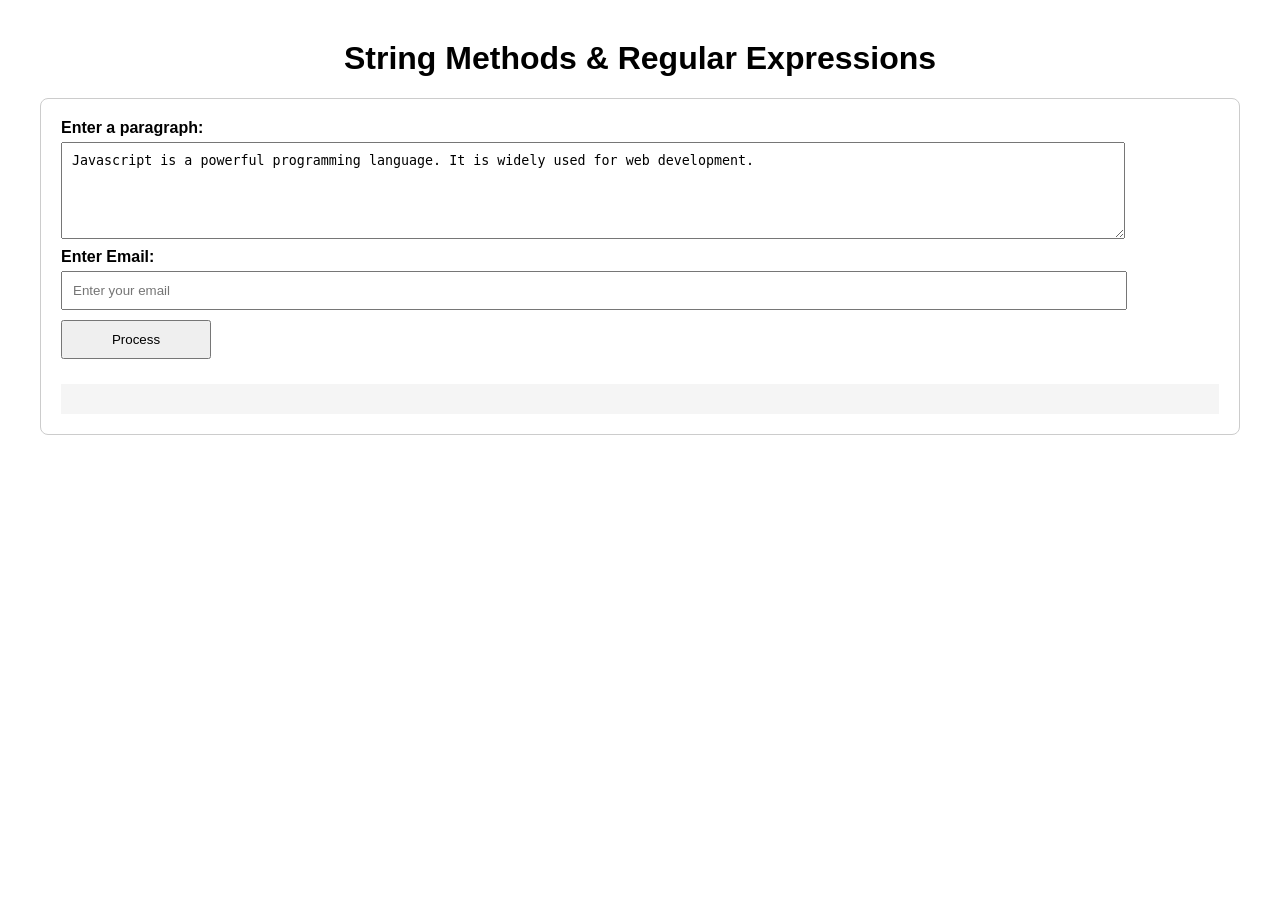
<file: LAB PRACTICAL 6/case study/index.html>
<!DOCTYPE html>
<html>
    <head>
        <title>
            String Methods and Regular Expressions
        </title>

        <style>
            body {
                font-family: Arial, sans-serif;
                margin: 40px;
            }

            h1 {
                text-align: center;
            }

            .box {
                border: 1px solid #ccc;
                padding: 20px;
                margin-top: 20px;
                border-radius: 8px;
            } 

            input, textarea, button {
                padding: 10px;
                margin: 5px 0;
                width: 90%;
            }

            button {
                width: 150px;
                cursor: pointer;
            }

            #output {
                margin-top: 20px;
                padding: 15px;
                background-color: #f5f5f5;
            } 
        </style>
    </head>

    <body>
        <h1>String Methods & Regular Expressions</h1>
        <div class="box">
            <label><b>Enter a paragraph:</b></label> <br>

            <textarea id="paragraph" rows="5" >Javascript is a powerful programming language. It is widely used for web development.
            </textarea>
            <br>

            <label><b>Enter Email:</b></label> <br> 
            <input type="text" id="email" placeholder="Enter your email"> <br>

            <button onclick="processString()">Process</button>
            <div id="output"></div>
        </div>

        <script>
            function processString() {
                let paragraph = document.getElementById("paragraph").value;
                let email = document.getElementById("email").value; 

                let words = paragraph.split(/\s+/);

                let vowels = paragraph.match(/[aeiou]/gi); 
                let vowelCount = vowels ? vowels.length : 0; 

                let replacedParagraph = paragraph.replace(
                    /JavaScript/gi, 
                    "JavaScript Programming"
                ); 

                let searchWord = "powerful"; 
                let position = paragraph.indexOf(searchWord); 

                let emailRegex = 
                /^[a-zA-Z0-9._%+-]+@[a-zA-Z0-9.-]+\.[a-zA-Z]{2,}$/; 

                let emailResult; 

                if(emailRegex.test(email)) {
                    emailResult = "Valid Email Address"; 
                } else {
                    emailResult = "Invalid Email Address";
                }

                let emailText = 
                "For queries contact student@example.com or admin@college.edu"; 

                let extractedEmails = emailText.match(
                    /[a-zA-Z0-9._%+-]+@[a-zA-z0-9.-]+\.[a-zA-Z]{2,}/g 
                ); 

                let reeversedParagraph = paragraph.split("").reverse().join(""); 

                document.getElementById("output").innerHTML = `
                <h3>1. Original Paragraph</h3>
                <p>${paragraph}</p> 

                <h3>2. split() - Words</h3>
                <p>${words.join(", ")} </p> 

                <h3>3. match() - Vowels</h3>
                <p>${vowels ? vowels.join(", ") : "No vowels found"}</p> 

                <h3>4. Vowel Count</h3>
                <p>Total number of vowels: <b>${vowelCount}</b></p>

                <h3>5. replace() - Replaced Text</h3>
                <p>${replacedParagraph}</p>

                <h3>6. indexOf() - Search Word</h3>
                <p> Position of "<b>${searchWord}</b>"; 
                <b>${position}</b>
                </p> 

                <h3>7. Email Validation Using Regex</h3>
                <p>
                    Email: <b>${email}</b><br>
                    Result: <b>${emailResult}</b> 
                </p> 

                <h3>8. Regex - Extracted Information</h3>
                <p>
                    ${extractedEmails ? extractedEmails.join("<br>") : "No email address found"}
                </p> 

                <h3>9. Revered Paragraph</h3>
                <p>${reeversedParagraph}</p>
                `;
                
            }
        </script>
    </body>
</html>
</file>
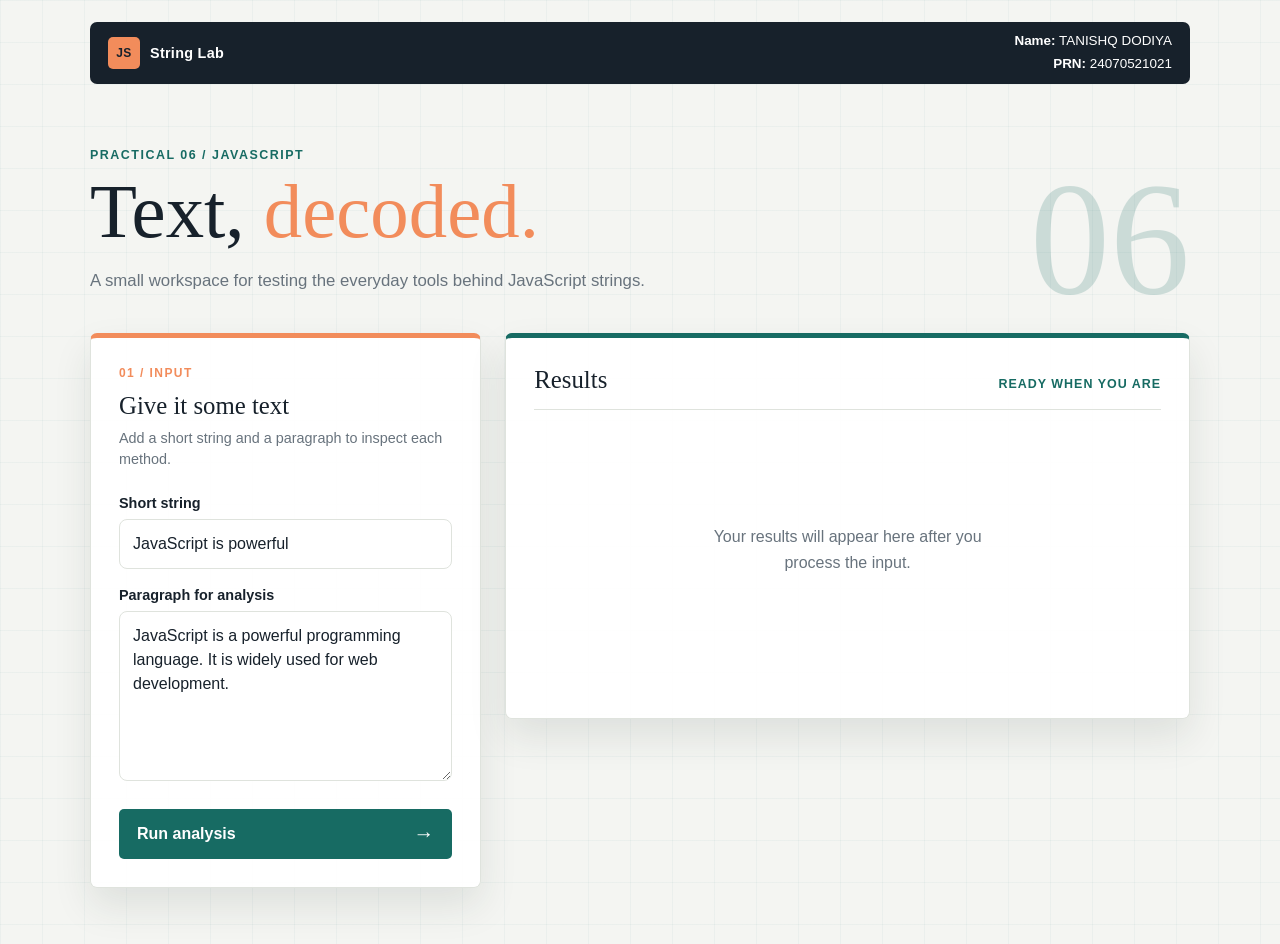
<file: LAB PRACTICAL 6/Practical 6/index.html>
<!DOCTYPE html>
<html lang="en">
    <head>
        <meta charset="UTF-8">
        <meta name="viewport" content="width=device-width, initial-scale=1.0">
        <title>JavaScript String Operations</title>
        <link rel="stylesheet" href="styles.css">
    </head>

    <body>
        <main class="page-shell">
            <nav class="topbar" aria-label="Page navigation">
                <div class="brand-mark"><span>JS</span> String Lab</div>
                <div class="student-info">
                    <strong>Name:</strong> TANISHQ DODIYA <br>
                    <strong>PRN:</strong> 24070521021
                </div>
            </nav>

            <header class="hero">
                <div>
                    <p class="eyebrow">Practical 06 / JavaScript</p>
                    <h1>Text, <em>decoded.</em></h1>
                    <p class="hero-copy">A small workspace for testing the everyday tools behind JavaScript strings.</p>
                </div>
                <div class="practical-number" aria-hidden="true">06</div>
            </header>

            <section class="workspace" aria-label="String operations workspace">
                <form class="panel input-panel" onsubmit="processString(); return false;">
                    <div class="panel-kicker">01 / Input</div>
                    <h2 class="panel-title">Give it some text</h2>
                    <p class="panel-note">Add a short string and a paragraph to inspect each method.</p>

                    <label class="field">
                        <span class="field-label">Short string</span>
                        <input type="text" id="text" value="JavaScript is powerful">
                    </label>

                    <label class="field">
                        <span class="field-label">Paragraph for analysis</span>
                        <textarea id="paragraph" rows="6">JavaScript is a powerful programming language. It is widely used for web development.</textarea>
                    </label>

                    <button type="submit"><span>Run analysis</span> <b aria-hidden="true">&#8594;</b></button>
                </form>

                <section class="panel results-panel" id="output" aria-live="polite">
                    <div class="results-heading">
                        <h2>Results</h2>
                        <span>Ready when you are</span>
                    </div>
                    <div class="empty-state">
                        <p>Your results will appear here after you process the input.</p>
                    </div>
                </section>
            </section>
        </main>

        <script src="script.js"></script>
    </body>
</html>
</file>
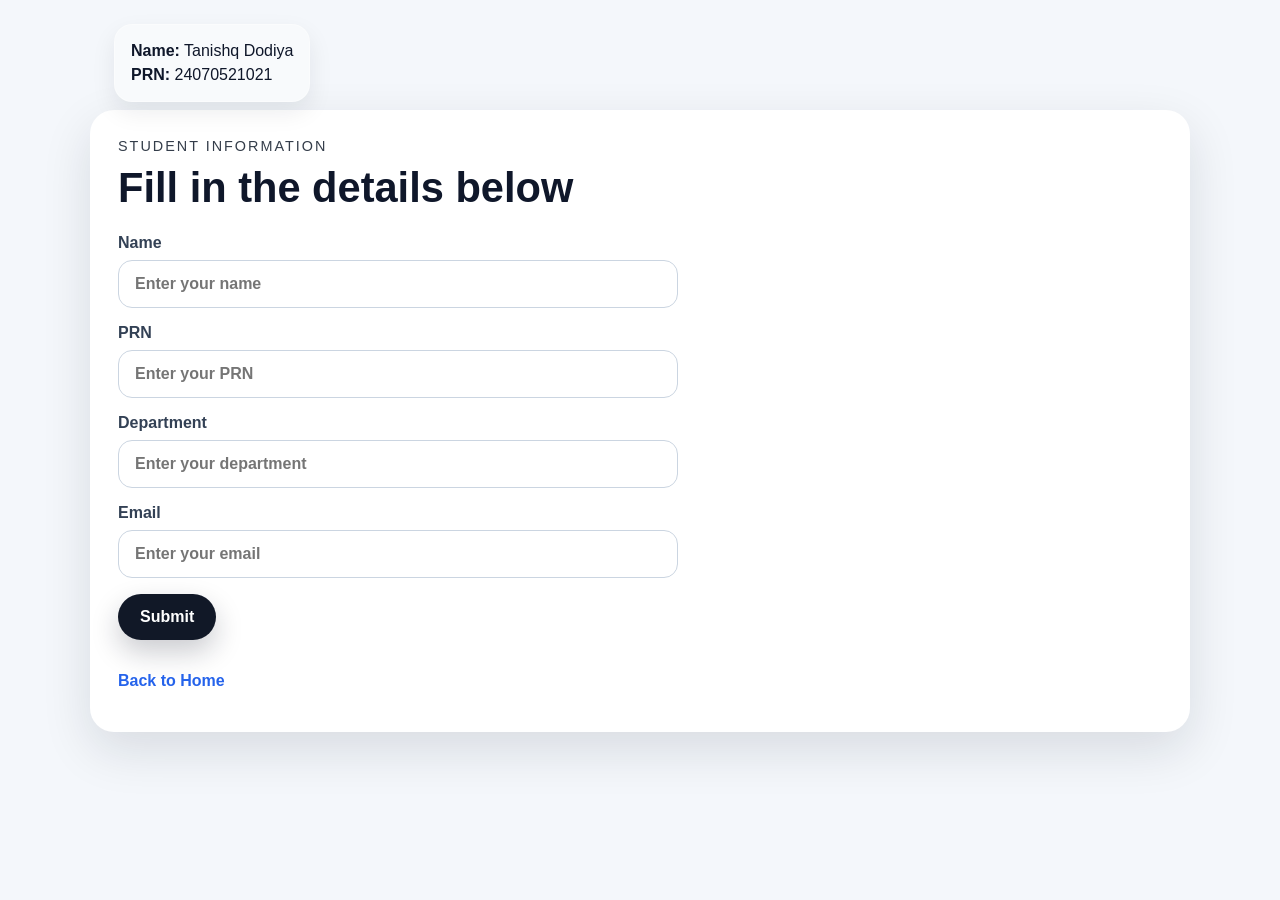
<file: JS LAB 1/form.html>
<!DOCTYPE html>
<html lang="en">
  <head>
    <meta charset="UTF-8" />
    <meta name="viewport" content="width=device-width, initial-scale=1.0" />
    <title>SIT Nagpur | Student Form</title>
    <link rel="stylesheet" href="styles.css" />
  </head>
  <body>
    <main class="page-content form-page">
      <div class="student-card floating-card form-student-card">
        <p><strong>Name:</strong> Tanishq Dodiya</p>
        <p><strong>PRN:</strong> 24070521021</p>
      </div>

      <section class="form-section">
        <div class="section-heading">
          <p class="eyebrow">Student Information</p>
          <h1>Fill in the details below</h1>
        </div>

        <form id="studentForm" class="student-form" novalidate>
          <label>
            Name
            <input type="text" id="name" name="name" placeholder="Enter your name" />
          </label>

          <label>
            PRN
            <input type="text" id="prn" name="prn" placeholder="Enter your PRN" />
          </label>

          <label>
            Department
            <input type="text" id="department" name="department" placeholder="Enter your department" />
          </label>

          <label>
            Email
            <input type="email" id="email" name="email" placeholder="Enter your email" />
          </label>

          <button type="submit" class="btn">Submit</button>
        </form>

        <div id="messageBox" class="message-box" aria-live="polite"></div>

        <a class="back-link" href="index.html">Back to Home</a>
      </section>
    </main>

    <script src="script.js"></script>
  </body>
</html>
</file>
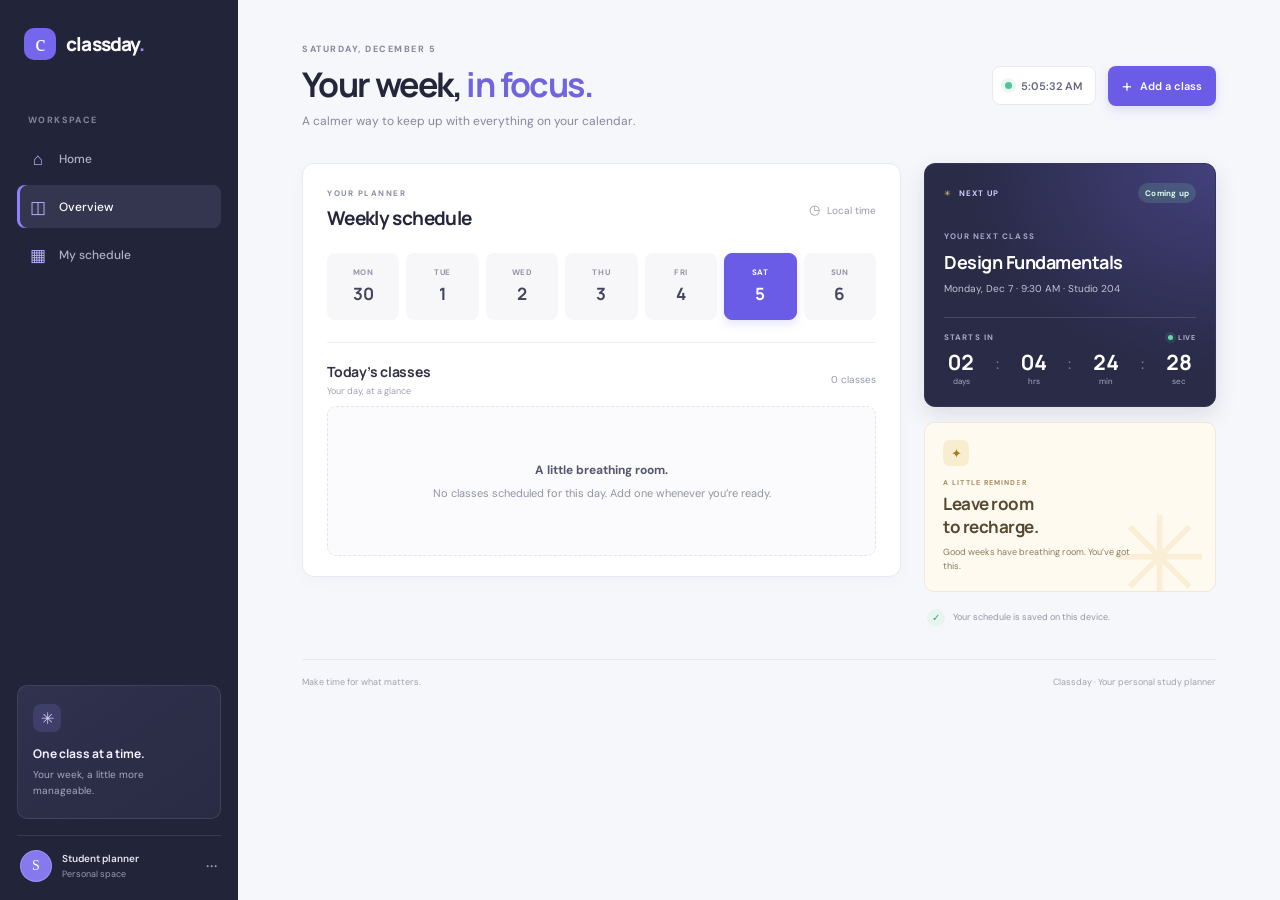
<file: LAB PRACTICAL 12/planner.html>
<!doctype html>
<html lang="en">
  <head>
    <meta charset="UTF-8" />
    <meta name="viewport" content="width=device-width, initial-scale=1.0" />
    <meta name="theme-color" content="#f6f7fb" />
    <title>Classday — Your study planner</title>
    <link rel="preconnect" href="https://fonts.googleapis.com" />
    <link rel="preconnect" href="https://fonts.gstatic.com" crossorigin />
    <link
      href="https://fonts.googleapis.com/css2?family=DM+Sans:wght@400;500;600;700&family=Manrope:wght@400;500;600;700;800&display=swap"
      rel="stylesheet"
    />
    <link rel="stylesheet" href="./styles.css" />
    <script type="module" src="./js/main.js"></script>
  </head>
  <body>
    <div class="app-layout">
      <aside class="sidebar">
        <a class="brand" href="./index.html" aria-label="Classday home">
          <span class="brand-mark" aria-hidden="true">c</span>
          <span>classday<span class="brand-period">.</span></span>
        </a>

        <div class="sidebar-label">WORKSPACE</div>
        <nav class="side-nav" aria-label="Main navigation">
          <a class="nav-link" href="./index.html">
            <span class="nav-icon" aria-hidden="true">⌂</span>
            <span>Home</span>
          </a>
          <a class="nav-link is-active" href="#overview" aria-current="page">
            <span class="nav-icon" aria-hidden="true">◫</span>
            <span>Overview</span>
          </a>
          <a class="nav-link" href="#weekly-schedule">
            <span class="nav-icon" aria-hidden="true">▦</span>
            <span>My schedule</span>
          </a>
        </nav>

        <div class="sidebar-bottom">
          <div class="sidebar-note-icon" aria-hidden="true">✳</div>
          <p>One class at a time.</p>
          <span>Your week, a little more manageable.</span>
        </div>
        <div class="sidebar-profile">
          <span class="profile-avatar" aria-hidden="true">S</span>
          <span class="profile-copy"><strong>Student planner</strong><small>Personal space</small></span>
          <span class="profile-menu" aria-hidden="true">···</span>
        </div>
      </aside>

      <main class="main-content" id="overview">
        <header class="page-header">
          <div>
            <p class="eyebrow" id="today-label">YOUR WEEK, AT A GLANCE</p>
            <h1>Your week, <span>in focus.</span></h1>
            <p class="page-subtitle">A calmer way to keep up with everything on your calendar.</p>
          </div>
          <div class="header-actions">
            <div class="clock-card">
              <span class="live-dot" aria-hidden="true"></span>
              <time id="live-clock" aria-label="Current local time">--:--:--</time>
            </div>
            <button class="add-button" id="open-form" type="button">
              <span aria-hidden="true">+</span> Add a class
            </button>
          </div>
        </header>

        <div class="workspace-grid">
          <section class="schedule-section" id="weekly-schedule" aria-labelledby="schedule-heading">
            <div class="section-heading">
              <div>
                <span class="section-kicker">YOUR PLANNER</span>
                <h2 id="schedule-heading">Weekly schedule</h2>
              </div>
              <span class="timezone-label"><span aria-hidden="true">◷</span> Local time</span>
            </div>

            <nav class="day-picker" id="day-picker" aria-label="Choose a day"></nav>

            <div class="agenda-heading">
              <div>
                <h3 id="selected-day-heading">Today’s classes</h3>
                <span class="agenda-subtitle">Your day, at a glance</span>
              </div>
              <span class="class-count" id="class-count">0 classes</span>
            </div>
            <div class="class-list" id="class-list" aria-live="polite"></div>
          </section>

          <aside class="insight-column" aria-label="Schedule insights">
            <section class="next-card" aria-live="polite">
              <div class="next-card-top">
                <span class="next-label"><span class="sparkle" aria-hidden="true">✳</span> NEXT UP</span>
                <span class="next-status" id="next-status">Loading</span>
              </div>
              <p class="card-overline">YOUR NEXT CLASS</p>
              <div id="next-class-content">
                <h2 id="next-class-name">Finding your next class…</h2>
                <p class="next-details" id="next-class-details">Your schedule is just a moment away</p>
              </div>
              <div class="countdown-wrap">
                <div class="countdown-heading">
                  <span class="countdown-caption" id="countdown-caption">STARTS IN</span>
                  <span class="countdown-live"><span aria-hidden="true"></span> LIVE</span>
                </div>
                <div class="countdown" id="countdown" aria-label="Time until next class">
                  <span><strong id="countdown-days">00</strong><small>days</small></span>
                  <i>:</i>
                  <span><strong id="countdown-hours">00</strong><small>hrs</small></span>
                  <i>:</i>
                  <span><strong id="countdown-minutes">00</strong><small>min</small></span>
                  <i>:</i>
                  <span><strong id="countdown-seconds">00</strong><small>sec</small></span>
                </div>
              </div>
            </section>

            <section class="tip-card">
              <div class="tip-icon" aria-hidden="true">✦</div>
              <p class="tip-label">A LITTLE REMINDER</p>
              <h3>Leave room<br />to recharge.</h3>
              <p>Good weeks have breathing room. You’ve got this.</p>
              <span class="tip-decoration" aria-hidden="true">✳</span>
            </section>

            <div class="privacy-note">
              <span class="privacy-icon" aria-hidden="true">✓</span>
              <span>Your schedule is saved on this device.</span>
            </div>
          </aside>
        </div>

        <footer class="footer">
          <span>Make time for what matters.</span>
          <span>Classday · Your personal study planner</span>
        </footer>
      </main>
    </div>

    <dialog class="class-dialog" id="class-dialog" aria-labelledby="dialog-title">
      <form class="class-form" id="class-form">
        <div class="dialog-heading">
          <div>
            <p class="eyebrow">YOUR PERSONAL PLANNER</p>
            <h2 id="dialog-title">Add a class</h2>
          </div>
          <button class="icon-button" id="close-form" type="button" aria-label="Close dialog">×</button>
        </div>
        <label>
          Class name
          <input name="name" type="text" maxlength="50" placeholder="e.g. Introduction to Biology" required />
        </label>
        <div class="form-row">
          <label>
            Day
            <select name="day" required>
              <option value="1">Monday</option>
              <option value="2">Tuesday</option>
              <option value="3">Wednesday</option>
              <option value="4">Thursday</option>
              <option value="5">Friday</option>
              <option value="6">Saturday</option>
              <option value="0">Sunday</option>
            </select>
          </label>
          <label>
            Start time
            <input name="time" type="time" required />
          </label>
        </div>
        <div class="form-row">
          <label>
            Duration
            <select name="duration">
              <option value="45">45 minutes</option>
              <option value="60" selected>1 hour</option>
              <option value="90">1.5 hours</option>
              <option value="120">2 hours</option>
            </select>
          </label>
          <label>
            Room (optional)
            <input name="location" type="text" maxlength="40" placeholder="e.g. Room 204" />
          </label>
        </div>
        <p class="form-error" id="form-error" role="alert"></p>
        <button class="submit-button" type="submit">Add to my schedule <span aria-hidden="true">→</span></button>
      </form>
    </dialog>

    <div class="toast" id="toast" role="status" aria-live="polite"></div>
  </body>
</html>
</file>
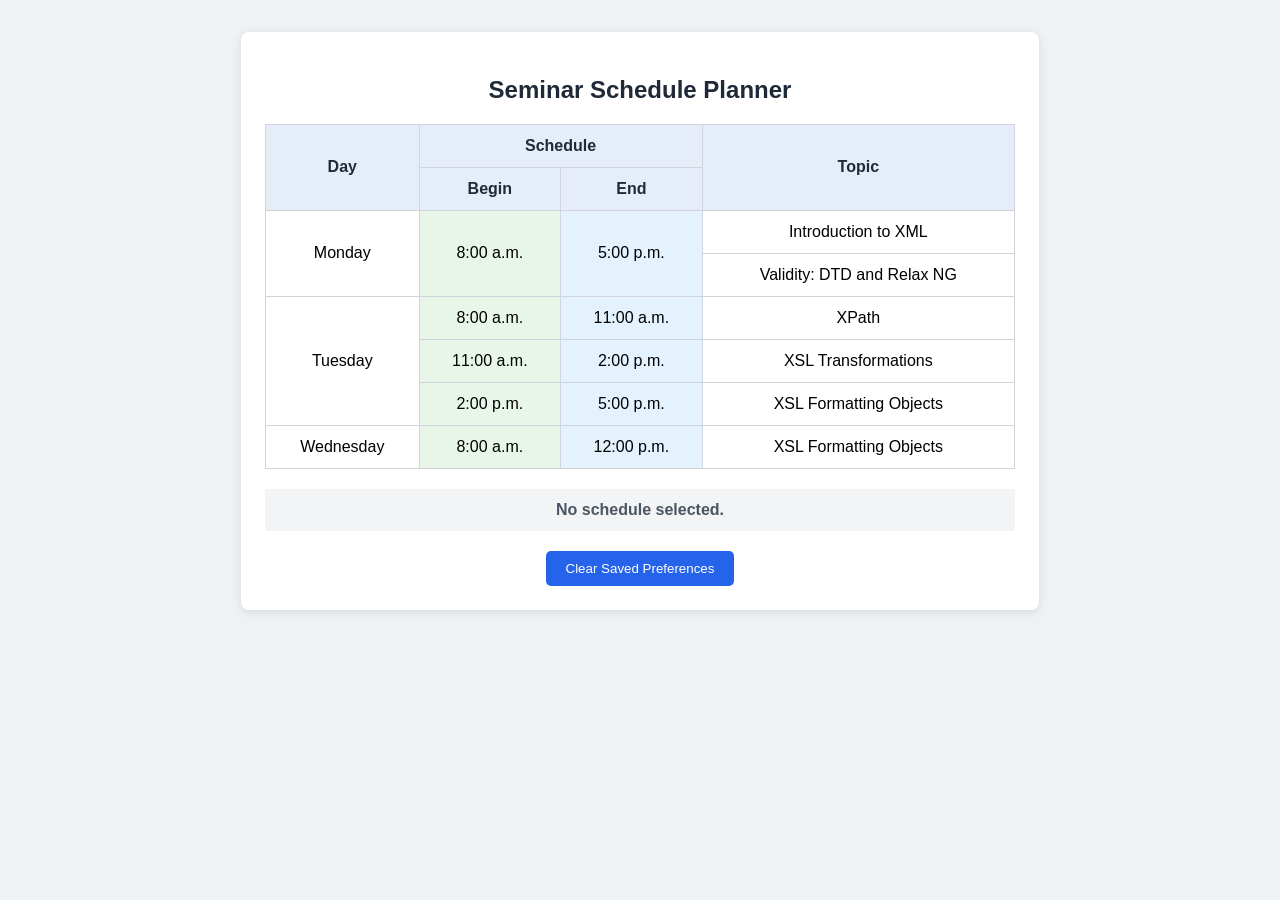
<file: LAB PRACTICAL 9/text.html>
<!DOCTYPE html>
<html lang="en">

<head>

    <meta charset="UTF-8">

    <meta name="viewport"
          content="width=device-width, initial-scale=1.0">

    <title>Seminar Schedule Planner</title>

    <style>

        body {
            font-family: Arial, sans-serif;
            background-color: #eef2f5;
            padding: 24px 16px;
        }

        h2 {
            text-align: center;
            color: #1f2937;
        }

        .container {
            width: min(750px, 100%);
            margin: auto;
            background-color: white;
            padding: 24px;
            border-radius: 8px;
            box-shadow: 0 2px 10px rgba(0, 0, 0, 0.1);
        }

        table {
            width: 100%;
            border-collapse: collapse;
        }

        th,
        td {
            border: 1px solid #d1d5db;
            padding: 12px;
            text-align: center;
        }

        th {
            background-color: #e5eef8;
            color: #1f2937;
        }

        .schedule {
            cursor: pointer;
        }

        .schedule:hover,
        .schedule:focus {
            background-color: #fff8df;
            outline: 2px solid #f0b429;
            outline-offset: -2px;
        }

        .schedule.selected {
            background-color: #fff0b8;
        }

        .begin {
            background-color: #e8f5e9;
        }

        .end {
            background-color: #e3f2fd;
        }

        #saved {
            margin-top: 20px;
            padding: 12px;
            background-color: #f3f4f6;
            color: #4b5563;
            font-weight: bold;
            text-align: center;
        }

        #saved.active {
            background-color: #e8f5e9;
            color: #166534;
        }

        button {
            display: block;
            margin: 20px auto 0;
            padding: 10px 20px;
            border: none;
            background-color: #2563eb;
            color: white;
            border-radius: 5px;
            cursor: pointer;
        }

        button:hover {
            background-color: #1d4ed8;
        }

        @media (max-width: 600px) {
            .container {
                padding: 16px;
            }

            table {
                font-size: 14px;
            }

            th,
            td {
                padding: 9px 6px;
            }
        }

    </style>

</head>


<body>


<div class="container">

    <h2>Seminar Schedule Planner</h2>


    <table id="scheduleTable" aria-label="Seminar schedule">

        <tr>

            <th rowspan="2">Day</th>

            <th colspan="2">
                Schedule
            </th>

            <th rowspan="2">Topic</th>

        </tr>


        <tr>

            <th>Begin</th>

            <th>End</th>

        </tr>


        <!-- Monday -->

        <tr class="schedule"
            data-info="Monday - Introduction to XML">

            <td rowspan="2">
                Monday
            </td>

            <td class="begin"
                rowspan="2">
                8:00 a.m.
            </td>

            <td class="end"
                rowspan="2">
                5:00 p.m.
            </td>

            <td>
                Introduction to XML
            </td>

        </tr>


        <tr class="schedule"
            data-info="Monday - Validity: DTD and Relax NG">

            <td>
                Validity: DTD and Relax NG
            </td>

        </tr>


        <!-- Tuesday -->

        <tr class="schedule"
            data-info="Tuesday - XPath">

            <td rowspan="3">
                Tuesday
            </td>

            <td class="begin">
                8:00 a.m.
            </td>

            <td class="end">
                11:00 a.m.
            </td>

            <td>
                XPath
            </td>

        </tr>


        <tr class="schedule"
            data-info="Tuesday - XSL Transformations">

            <td class="begin">
                11:00 a.m.
            </td>

            <td class="end">
                2:00 p.m.
            </td>

            <td>
                XSL Transformations
            </td>

        </tr>


        <tr class="schedule"
            data-info="Tuesday - XSL Formatting Objects">

            <td class="begin">
                2:00 p.m.
            </td>

            <td class="end">
                5:00 p.m.
            </td>

            <td>
                XSL Formatting Objects
            </td>

        </tr>


        <!-- Wednesday -->

        <tr class="schedule"
            data-info="Wednesday - XSL Formatting Objects">

            <td>
                Wednesday
            </td>

            <td class="begin">
                8:00 a.m.
            </td>

            <td class="end">
                12:00 p.m.
            </td>

            <td>
                XSL Formatting Objects
            </td>

        </tr>

    </table>


    <div id="saved" role="status" aria-live="polite">No schedule selected.</div>


    <button id="clearBtn">
        Clear Saved Preferences
    </button>


</div>


<script src="script.js"></script>

</body>

</html>
</file>
<file: JS LAB 1/styles.css>
* {
  box-sizing: border-box;
}

body {
  margin: 0;
  font-family: Arial, Helvetica, sans-serif;
  background: #f4f7fb;
  color: #1f2937;
}

.hero {
  position: relative;
  min-height: 420px;
  padding: 32px 20px;
  display: flex;
  align-items: center;
  justify-content: center;
  text-align: center;
  color: white;
  background: linear-gradient(135deg, #0f766e, #2563eb);
}

.hero-content {
  max-width: 760px;
}

.eyebrow {
  margin: 0 0 10px;
  letter-spacing: 2px;
  font-size: 0.9rem;
  text-transform: uppercase;
  opacity: 0.9;
}

.hero h1,
.section-heading h1 {
  margin: 0;
  font-size: clamp(2.2rem, 5vw, 4rem);
}

.hero-text {
  margin: 16px auto 24px;
  max-width: 640px;
  line-height: 1.7;
  font-size: 1.05rem;
}

.page-content {
  width: min(1100px, calc(100% - 32px));
  margin: -52px auto 40px;
}

.overview-section,
.form-section {
  background: white;
  border-radius: 24px;
  padding: 28px;
  box-shadow: 0 18px 50px rgba(15, 23, 42, 0.12);
}

.overview-section h2 {
  margin: 0 0 18px;
  font-size: 1.6rem;
}

.card-grid {
  display: grid;
  grid-template-columns: repeat(3, minmax(0, 1fr));
  gap: 18px;
}

.info-card,
.student-card,
.message-box {
  border-radius: 18px;
  background: #f8fafc;
  box-shadow: 0 10px 24px rgba(15, 23, 42, 0.08);
}

.info-card {
  padding: 20px;
  border: 1px solid #e5e7eb;
}

.info-card h3 {
  margin: 0 0 8px;
  font-size: 1.05rem;
}

.info-card p {
  margin: 0;
  line-height: 1.6;
}

.student-card {
  padding: 14px 16px;
  width: fit-content;
  border: 1px solid rgba(255, 255, 255, 0.35);
}

.student-card p {
  margin: 0;
  line-height: 1.5;
}

.floating-card {
  position: absolute;
  top: 18px;
  left: 18px;
  text-align: left;
  color: #0f172a;
}

.form-page {
  position: relative;
  margin-top: 0;
  padding-top: 110px;
}

.form-student-card {
  top: 24px;
  left: 24px;
}

.section-heading {
  margin-bottom: 22px;
}

.section-heading h1 {
  color: #0f172a;
  font-size: clamp(1.8rem, 4vw, 2.6rem);
}

.student-form {
  display: grid;
  gap: 16px;
  max-width: 560px;
}

.student-form label {
  display: grid;
  gap: 8px;
  font-weight: 600;
  color: #334155;
}

.student-form input {
  width: 100%;
  padding: 14px 16px;
  border: 1px solid #cbd5e1;
  border-radius: 14px;
  font: inherit;
  background: white;
}

.student-form input:focus {
  outline: 2px solid #2563eb;
  outline-offset: 2px;
  border-color: transparent;
}

.btn,
.back-link {
  display: inline-flex;
  align-items: center;
  justify-content: center;
  width: fit-content;
  text-decoration: none;
  border: none;
  border-radius: 999px;
  padding: 14px 22px;
  font-size: 1rem;
  font-weight: 700;
  cursor: pointer;
  transition: transform 0.2s ease, box-shadow 0.2s ease, background 0.2s ease;
}

.btn {
  color: white;
  background: #111827;
  box-shadow: 0 12px 28px rgba(17, 24, 39, 0.22);
}

.btn:hover,
.back-link:hover {
  transform: translateY(-1px);
}

.back-link {
  margin-top: 18px;
  color: #2563eb;
  background: transparent;
  padding-left: 0;
}

.message-box {
  display: none;
  margin-top: 22px;
  padding: 20px;
  border: 1px solid #dbeafe;
  background: #eff6ff;
}

.message-box h2 {
  margin: 0 0 14px;
  color: #0f172a;
}

.message-box p {
  margin: 8px 0;
  line-height: 1.6;
}

.error {
  margin-top: 8px;
  color: #b91c1c;
  font-size: 0.95rem;
}

@media (max-width: 768px) {
  .hero {
    min-height: 380px;
    padding-top: 84px;
  }

  .floating-card {
    top: 14px;
    left: 14px;
  }

  .page-content {
    width: min(100% - 20px, 1100px);
    margin-top: -36px;
  }

  .overview-section,
  .form-section {
    padding: 20px;
    border-radius: 20px;
  }

  .card-grid {
    grid-template-columns: 1fr;
  }

  .student-form {
    max-width: 100%;
  }
}
</file>
<file: JS LAB 2/styles.css>
:root {
  --bg: #f4f8fb;
  --card: #ffffff;
  --primary: #4da3ff;
  --primary-hover: #2d8cff;
  --text: #333333;
  --secondary: #666666;
  --border: #dde6ee;
  --header-bg: #f8fafc;
  --danger: #ff6b6b;
  --shadow: 0 16px 40px rgba(46, 79, 113, 0.08);
  --radius: 12px;
}

* {
  box-sizing: border-box;
}

html {
  scroll-behavior: smooth;
}

body {
  margin: 0;
  font-family: "Poppins", Arial, sans-serif;
  color: var(--text);
  background:
    radial-gradient(circle at top left, rgba(77, 163, 255, 0.1), transparent 28%),
    radial-gradient(circle at top right, rgba(108, 117, 125, 0.08), transparent 24%),
    var(--bg);
}

button,
input {
  font: inherit;
}

button {
  border: none;
  cursor: pointer;
}

input {
  width: 100%;
  border: 1px solid var(--border);
  border-radius: 10px;
  padding: 0.9rem 1rem;
  background: #fff;
  color: var(--text);
  transition: border-color 0.2s ease, box-shadow 0.2s ease;
}

input:focus {
  outline: none;
  border-color: rgba(77, 163, 255, 0.8);
  box-shadow: 0 0 0 4px rgba(77, 163, 255, 0.12);
}

.page-shell {
  width: min(1200px, calc(100% - 2rem));
  margin: 2rem auto 3rem;
  display: grid;
  gap: 1.25rem;
}

.hero-card,
.panel {
  background: var(--card);
  border: 1px solid rgba(221, 230, 238, 0.9);
  border-radius: var(--radius);
  box-shadow: var(--shadow);
}

.hero-card {
  display: flex;
  align-items: center;
  justify-content: space-between;
  gap: 1rem;
  padding: 1.4rem 1.5rem;
}

.eyebrow {
  margin: 0 0 0.25rem;
  font-size: 0.85rem;
  font-weight: 600;
  color: var(--primary);
  letter-spacing: 0.04em;
  text-transform: uppercase;
}

.hero-card h1 {
  margin: 0;
  font-size: clamp(1.8rem, 3vw, 2.7rem);
  line-height: 1.15;
}

.hero-copy {
  margin: 0.5rem 0 0;
  color: var(--secondary);
  max-width: 720px;
}

.hero-badge,
.invoice-chip {
  min-width: 110px;
  border-radius: 999px;
  padding: 0.9rem 1rem;
  background: linear-gradient(145deg, rgba(77, 163, 255, 0.15), rgba(77, 163, 255, 0.06));
  color: var(--primary-hover);
  text-align: center;
}

.hero-badge span,
.invoice-chip {
  display: block;
  font-size: 0.8rem;
  font-weight: 600;
  letter-spacing: 0.05em;
}

.hero-badge strong {
  display: block;
  font-size: 1.35rem;
  line-height: 1.2;
}

.layout-grid {
  display: grid;
  grid-template-columns: 1.05fr 0.95fr;
  gap: 1.25rem;
}

.panel {
  padding: 1.35rem;
}

.panel-header {
  display: flex;
  align-items: flex-start;
  justify-content: space-between;
  gap: 1rem;
  margin-bottom: 1rem;
}

.panel-header.compact {
  margin-bottom: 0.9rem;
}

.panel-header h2 {
  margin: 0;
  font-size: 1.15rem;
}

.panel-header p {
  margin: 0.2rem 0 0;
  color: var(--secondary);
  font-size: 0.92rem;
}

.form-grid {
  display: grid;
  gap: 1rem;
}

.two-col {
  grid-template-columns: repeat(2, minmax(0, 1fr));
}

.item-grid {
  grid-template-columns: 1.5fr 1fr 0.7fr 0.8fr;
}

.field-group {
  display: grid;
  gap: 0.45rem;
}

.field-group label {
  font-size: 0.92rem;
  font-weight: 500;
  color: var(--secondary);
}

.field-group.wide {
  min-width: 0;
}

.divider {
  height: 1px;
  margin: 1.25rem 0;
  background: var(--border);
}

.actions-row {
  display: flex;
  flex-wrap: wrap;
  gap: 0.8rem;
  margin-top: 1.2rem;
}

.btn {
  border-radius: 10px;
  padding: 0.9rem 1.2rem;
  font-weight: 600;
  color: #fff;
  transition: transform 0.18s ease, background 0.2s ease, box-shadow 0.2s ease;
  box-shadow: 0 10px 22px rgba(77, 163, 255, 0.16);
}

.btn:hover {
  transform: translateY(-1px);
}

.btn.primary,
.btn.accent {
  background: var(--primary);
}

.btn.primary:hover,
.btn.accent:hover {
  background: var(--primary-hover);
}

.btn.secondary {
  background: #6c757d;
  box-shadow: 0 10px 22px rgba(108, 117, 125, 0.16);
}

.btn.secondary:hover {
  background: #5f666d;
}

.btn.danger {
  background: var(--danger);
  box-shadow: 0 10px 22px rgba(255, 107, 107, 0.16);
}

.btn.danger:hover {
  background: #ff5656;
}

.form-message {
  margin: 0.9rem 0 0;
  min-height: 1.3rem;
  color: var(--secondary);
  font-size: 0.92rem;
}

.table-wrap {
  overflow-x: auto;
  border: 1px solid var(--border);
  border-radius: 12px;
}

table {
  width: 100%;
  border-collapse: collapse;
  min-width: 720px;
  background: #fff;
}

thead th {
  background: var(--header-bg);
  color: var(--secondary);
  text-align: left;
  padding: 0.9rem 1rem;
  font-size: 0.9rem;
  white-space: nowrap;
}

tbody td {
  padding: 0.95rem 1rem;
  border-top: 1px solid var(--border);
  vertical-align: middle;
}

tbody tr:hover {
  background: rgba(77, 163, 255, 0.04);
}

.empty-row td {
  text-align: center;
  color: var(--secondary);
  padding: 1.2rem;
}

.remove-btn {
  background: transparent;
  color: var(--danger);
  font-weight: 600;
  padding: 0;
}

.summary-card,
.preview-panel,
.history-panel {
  margin-top: 1.25rem;
}

.summary-grid {
  display: grid;
  gap: 0.75rem;
  grid-template-columns: repeat(2, minmax(0, 1fr));
}

.summary-grid div {
  border: 1px solid var(--border);
  border-radius: 12px;
  padding: 0.95rem 1rem;
  background: #fff;
}

.summary-grid span {
  display: block;
  color: var(--secondary);
  font-size: 0.9rem;
}

.summary-grid strong {
  display: block;
  margin-top: 0.25rem;
  font-size: 1.12rem;
}

.grand-total {
  grid-column: 1 / -1;
  background: linear-gradient(145deg, rgba(77, 163, 255, 0.12), rgba(77, 163, 255, 0.04));
  border-color: rgba(77, 163, 255, 0.22) !important;
}

.preview-panel {
  padding-bottom: 1.5rem;
}

.invoice-preview {
  border: 1px solid var(--border);
  border-radius: 16px;
  padding: 1.25rem;
  background: linear-gradient(180deg, #fff, #fbfdff);
}

.invoice-top {
  display: flex;
  justify-content: space-between;
  gap: 1rem;
  align-items: flex-start;
  margin-bottom: 1rem;
}

.invoice-label {
  margin: 0 0 0.25rem;
  color: var(--primary);
  font-size: 0.84rem;
  font-weight: 600;
  text-transform: uppercase;
  letter-spacing: 0.04em;
}

.invoice-top h3 {
  margin: 0;
  font-size: 1.45rem;
}

.secondary-text {
  color: var(--secondary);
}

.preview-table-wrap table {
  min-width: 640px;
}

.preview-summary {
  margin-top: 1rem;
}

.history-head {
  align-items: center;
}

.history-list {
  display: grid;
  gap: 0.9rem;
}

.history-empty,
.history-item {
  border: 1px solid var(--border);
  border-radius: 12px;
  background: #fff;
  padding: 1rem 1rem;
}

.history-empty {
  color: var(--secondary);
}

.history-item {
  display: flex;
  justify-content: space-between;
  align-items: center;
  gap: 1rem;
}

.history-item h4 {
  margin: 0;
  font-size: 1rem;
}

.history-item p {
  margin: 0.25rem 0 0;
  color: var(--secondary);
  font-size: 0.92rem;
}

.history-item strong {
  display: block;
  font-size: 1rem;
  color: var(--primary-hover);
}

.history-actions {
  display: flex;
  gap: 0.6rem;
  flex-wrap: wrap;
}

.history-actions .btn {
  padding: 0.7rem 1rem;
}

@media (max-width: 1024px) {
  .layout-grid {
    grid-template-columns: 1fr;
  }
}

@media (max-width: 760px) {
  .page-shell {
    width: min(100% - 1rem, 1200px);
    margin: 0.5rem auto 2rem;
  }

  .hero-card,
  .panel {
    padding: 1rem;
  }

  .hero-card {
    flex-direction: column;
    align-items: flex-start;
  }

  .two-col,
  .item-grid,
  .summary-grid {
    grid-template-columns: 1fr;
  }

  .actions-row,
  .history-item {
    flex-direction: column;
    align-items: stretch;
  }

  .history-actions {
    width: 100%;
  }

  .btn {
    width: 100%;
  }

  .invoice-top {
    flex-direction: column;
  }
}

@media print {
  body {
    background: #fff;
  }

  .page-shell > :not(.preview-panel) {
    display: none !important;
  }

  .preview-panel {
    margin: 0;
    padding: 0;
    border: none;
    box-shadow: none;
  }

  .panel-header,
  .history-panel,
  .actions-row,
  .form-panel,
  .table-panel {
    display: none !important;
  }

  .invoice-preview {
    border: none;
    padding: 0;
  }

  .preview-panel,
  .invoice-preview,
  .table-wrap {
    box-shadow: none !important;
  }
}
</file>
<file: LAB PRACTICAL 11/styles.css>
:root {
  font-family: "DM Sans", sans-serif;
  color: #24252d;
  background: #f5f6f8;
  font-synthesis: none;
  text-rendering: optimizeLegibility;
  --ink: #24252d;
  --muted: #898b98;
  --line: #ececf0;
  --purple: #7658df;
  --purple-dark: #6546d0;
  --soft-purple: #f0edff;
}

* { box-sizing: border-box; }

body { margin: 0; min-width: 320px; min-height: 100vh; }
button, input, select { font: inherit; }
button, a, select { -webkit-tap-highlight-color: transparent; }
button { cursor: pointer; }

.app-shell { min-height: 100vh; }
.sidebar {
  position: fixed;
  inset: 0 auto 0 0;
  z-index: 2;
  display: flex;
  width: 244px;
  flex-direction: column;
  padding: 31px 18px 17px;
  background: #fff;
  border-right: 1px solid #eeeff2;
}
.brand {
  display: flex;
  align-items: center;
  gap: 10px;
  margin: 0 0 56px 9px;
  color: #282632;
  font: 800 21px "Manrope", sans-serif;
  letter-spacing: -1.1px;
  text-decoration: none;
}
.brand-mark {
  display: grid;
  width: 30px;
  height: 30px;
  place-items: center;
  border-radius: 10px;
  background: var(--purple);
  color: white;
  font: 800 21px "Manrope", sans-serif;
  letter-spacing: -2px;
  padding: 0 3px 4px 0;
}
.nav-label, .eyebrow, .summary-label, .card-kicker, .note-credit {
  font-size: 10px;
  font-weight: 700;
  letter-spacing: 1.15px;
}
.nav-label { margin: 0 0 12px 12px; color: #a0a1ab; }
.navigation { display: grid; gap: 5px; }
.nav-item {
  display: flex;
  min-height: 44px;
  align-items: center;
  gap: 12px;
  padding: 0 12px;
  border-radius: 9px;
  color: #777987;
  font-size: 13px;
  font-weight: 600;
  text-decoration: none;
  transition: background .18s ease, color .18s ease;
}
.nav-item:hover { background: #f8f7fc; color: var(--purple); }
.nav-item.active { background: #f0edff; color: var(--purple); }
.nav-icon { width: 17px; font-size: 17px; text-align: center; }
.nav-count {
  margin-left: auto;
  padding: 3px 7px;
  border-radius: 6px;
  background: #fff;
  color: #797b88;
  font-size: 10px;
}
.sidebar-bottom { margin-top: auto; }
.sidebar-note {
  position: relative;
  margin: 0 2px 21px;
  padding: 16px 14px 14px;
  overflow: hidden;
  border-radius: 12px;
  background: #f8f7fc;
}
.note-icon { color: #9379ed; font-size: 16px; }
.sidebar-note p { max-width: 150px; margin: 9px 0 14px; color: #5d5b68; font: 600 12px/1.6 "Manrope", sans-serif; }
.note-credit { color: #aaa7b4; font-size: 8px; }
.profile { display: flex; align-items: center; gap: 10px; padding: 14px 2px 0; border-top: 1px solid #efeff2; }
.avatar { display: grid; width: 34px; height: 34px; place-items: center; border-radius: 50%; background: #efeaff; color: var(--purple); font-weight: 700; }
.profile strong, .profile span { display: block; }
.profile strong { font-size: 11px; }
.profile div:nth-child(2) span { margin-top: 3px; color: #999aa5; font-size: 10px; }
.profile-menu { margin-left: auto; color: #999aa5; font-size: 20px; letter-spacing: 1px; }

.main-content { min-height: 100vh; margin-left: 244px; }
.topbar {
  display: flex;
  height: 67px;
  align-items: center;
  justify-content: space-between;
  padding: 0 5.2%;
  border-bottom: 1px solid #eceef1;
  background: rgba(255,255,255,.82);
}
.breadcrumb { color: #858794; font-size: 11px; }
.breadcrumb span { margin: 0 8px; color: #c1c2ca; }
.topbar-right { display: flex; align-items: center; gap: 20px; color: #858794; font-size: 10px; }
.live-indicator { display: flex; align-items: center; gap: 6px; color: #666875; font-size: 9px; font-weight: 700; letter-spacing: .8px; }
.live-indicator span, .pulse-dot { width: 6px; height: 6px; border-radius: 50%; background: #45c99a; }
.live-indicator span { box-shadow: 0 0 0 3px #e6f8f1; }
.page-content { max-width: 1310px; margin: 0 auto; padding: 43px 5.2% 20px; }
.welcome-row { display: flex; align-items: center; justify-content: space-between; gap: 18px; margin-bottom: 30px; }
.eyebrow { margin: 0 0 9px; color: #9a9ba6; font-size: 9px; letter-spacing: 1.45px; }
h1, h2, h3, p { margin-top: 0; }
h1 { margin-bottom: 7px; color: #25252e; font: 800 clamp(26px, 3vw, 35px)/1.2 "Manrope", sans-serif; letter-spacing: -1.5px; }
h1 span { color: var(--purple); }
.subtitle { margin: 0; color: #92939e; font-size: 12px; }
.primary-button {
  display: inline-flex;
  min-height: 41px;
  align-items: center;
  justify-content: center;
  gap: 8px;
  padding: 0 16px;
  border: 0;
  border-radius: 8px;
  background: var(--purple);
  box-shadow: 0 5px 12px #7658df25;
  color: #fff;
  font-size: 11px;
  font-weight: 700;
  transition: transform .18s ease, background .18s ease, box-shadow .18s ease;
}
.primary-button:hover { transform: translateY(-1px); background: var(--purple-dark); box-shadow: 0 7px 15px #7658df38; }
.primary-button > span { font-size: 17px; font-weight: 400; }
.overview-grid { display: grid; grid-template-columns: minmax(0, 1.8fr) minmax(175px, .78fr) minmax(175px, .78fr); gap: 14px; }
.countdown-card {
  position: relative;
  display: flex;
  min-height: 206px;
  flex-direction: column;
  justify-content: space-between;
  overflow: hidden;
  padding: 21px 23px 15px;
  border-radius: 13px;
  background: #28243e;
  color: white;
}
.countdown-card::after {
  position: absolute;
  top: -105px;
  right: -80px;
  width: 270px;
  height: 270px;
  border: 1px solid #ffffff0d;
  border-radius: 50%;
  box-shadow: 0 0 0 28px #ffffff08, 0 0 0 58px #ffffff05;
  content: "";
  pointer-events: none;
}
.countdown-topline, .countdown-footer { position: relative; z-index: 1; display: flex; align-items: center; justify-content: space-between; }
.card-kicker { display: inline-flex; align-items: center; gap: 8px; color: #d3c9ff; font-size: 9px; }
.pulse-dot { width: 6px; height: 6px; box-shadow: 0 0 0 4px #45c99a20; }
.countdown-date { color: #a9a4bb; font-size: 10px; }
.countdown-content { position: relative; z-index: 1; display: flex; align-items: center; justify-content: space-between; gap: 15px; padding: 16px 0 14px; }
.subject-label { margin-bottom: 6px; color: #b7aaff; font-size: 10px; font-weight: 600; }
.countdown-copy h2 { max-width: 260px; margin-bottom: 7px; font: 700 clamp(16px, 1.55vw, 20px)/1.25 "Manrope", sans-serif; letter-spacing: -.5px; }
.class-meta { margin: 0; color: #adaaba; font-size: 10px; }
.timer { display: flex; align-items: center; gap: clamp(5px, .8vw, 12px); flex-shrink: 0; }
.timer-unit { display: grid; min-width: 32px; justify-items: center; gap: 4px; }
.timer-unit strong { font: 700 clamp(17px, 2vw, 24px)/1 "Manrope", sans-serif; font-variant-numeric: tabular-nums; letter-spacing: -.6px; }
.timer-unit span { color: #aaa5ba; font-size: 7px; font-weight: 700; letter-spacing: .7px; }
.timer-colon { align-self: flex-start; margin-top: 1px; color: #827a9d; font-size: 18px; }
.countdown-footer { padding-top: 11px; border-top: 1px solid #ffffff16; color: #a9a5b7; font-size: 9px; }
.footer-sparkle { color: #baaaff; font-size: 14px; }
.summary-card { display: flex; min-height: 206px; flex-direction: column; padding: 18px 17px 14px; border: 1px solid #ececf1; border-radius: 13px; background: #fff; }
.summary-icon { display: grid; width: 32px; height: 32px; place-items: center; margin-bottom: 17px; border-radius: 9px; font-size: 17px; }
.summary-icon.violet { background: #f0edff; color: #7d62df; }
.summary-icon.mint { background: #e8f8f2; color: #3ab58a; }
.summary-label { margin: 0 0 9px; color: #a0a1aa; font-size: 8px; letter-spacing: 1px; }
.summary-value { display: flex; align-items: baseline; gap: 7px; white-space: nowrap; }
.summary-value strong { color: #282832; font: 700 25px "Manrope", sans-serif; letter-spacing: -1px; }
.summary-value span { color: #9a9ba4; font-size: 9px; }
.summary-bottom { display: flex; align-items: center; justify-content: space-between; margin-top: auto; padding-top: 14px; color: #a0a1aa; font-size: 9px; }
.mini-bars { display: flex; height: 14px; align-items: end; gap: 3px; }
.mini-bars i { width: 4px; height: 6px; border-radius: 3px; background: #ded8fa; }
.mini-bars i:nth-child(2), .mini-bars i:nth-child(6) { height: 10px; }
.mini-bars i:nth-child(3), .mini-bars i:nth-child(5) { height: 8px; }
.mini-bars i:nth-child(4) { height: 13px; background: #9a83ee; }
.summary-footnote { font-size: 8px; }
.tiny-arrow { display: grid; width: 20px; height: 20px; place-items: center; border-radius: 50%; background: #eaf8f3; color: #3ab58a; font-size: 12px; }

.schedule-section { margin-top: 40px; }
.section-heading { display: flex; align-items: end; justify-content: space-between; margin-bottom: 15px; }
.section-heading .eyebrow { margin-bottom: 6px; }
.section-heading h2 { margin: 0; font: 700 19px "Manrope", sans-serif; letter-spacing: -.55px; }
.heading-count { margin-left: 5px; color: #a0a1aa; font: 500 11px "DM Sans", sans-serif; vertical-align: 2px; }
.filter-control select { min-width: 113px; padding: 8px 26px 8px 10px; border: 1px solid #e8e8ed; border-radius: 7px; outline: none; background: #fff; color: #737582; font-size: 10px; }
.filter-control select:focus { border-color: #9a83ee; box-shadow: 0 0 0 3px #7658df16; }
.schedule-list { display: grid; gap: 9px; }
.class-row { display: grid; grid-template-columns: 63px minmax(160px, 1fr) minmax(100px, .7fr) auto; align-items: center; gap: 14px; min-height: 77px; padding: 12px 15px; border: 1px solid #ececf1; border-radius: 10px; background: #fff; transition: border-color .2s ease, transform .2s ease; }
.class-row:hover { transform: translateY(-1px); border-color: #ddd6fb; }
.class-time { display: grid; gap: 4px; padding-right: 12px; border-right: 1px solid #efeff2; }
.class-time strong { color: #34343e; font: 700 13px "Manrope", sans-serif; }
.class-time span { color: #a0a1aa; font-size: 9px; }
.class-details { min-width: 0; }
.class-details strong { display: block; overflow: hidden; color: #33333d; font: 700 12px "Manrope", sans-serif; text-overflow: ellipsis; white-space: nowrap; }
.class-details span { display: block; overflow: hidden; margin-top: 4px; color: #999aa4; font-size: 9px; text-overflow: ellipsis; white-space: nowrap; }
.class-badge { display: inline-flex; width: fit-content; align-items: center; gap: 6px; padding: 6px 9px; border-radius: 6px; background: #f5f3ff; color: #775fce; font-size: 9px; font-weight: 600; }
.class-badge::before { width: 5px; height: 5px; border-radius: 50%; background: currentColor; content: ""; }
.class-badge.today { background: #eef9f4; color: #3caa83; }
.class-row-actions { display: flex; align-items: center; gap: 9px; }
.duration-label { color: #999aa4; font-size: 9px; white-space: nowrap; }
.remove-class { display: grid; width: 28px; height: 28px; place-items: center; border: 0; border-radius: 6px; background: transparent; color: #aaaab2; font-size: 17px; opacity: 0; transition: background .15s, color .15s, opacity .15s; }
.class-row:hover .remove-class, .remove-class:focus-visible { opacity: 1; }
.remove-class:hover { background: #fff0f0; color: #d46262; }
.empty-state { padding: 34px 15px; border: 1px dashed #dedee6; border-radius: 10px; background: #ffffff80; text-align: center; }
.empty-icon { display: grid; width: 42px; height: 42px; place-items: center; margin: 0 auto 10px; border-radius: 12px; background: var(--soft-purple); color: var(--purple); font-size: 20px; }
.empty-state h3 { margin-bottom: 5px; font: 700 13px "Manrope", sans-serif; }
.empty-state p { margin-bottom: 11px; color: #92939e; font-size: 10px; }
.text-button { border: 0; background: none; color: var(--purple); font-size: 10px; font-weight: 700; }
.text-button:hover { color: var(--purple-dark); }
.page-footer { display: flex; justify-content: space-between; gap: 12px; margin-top: 27px; padding-top: 14px; border-top: 1px solid #e9eaee; color: #a2a3ad; font-size: 9px; }
.footer-heart { color: #d98299; }
.sr-only { position: absolute; width: 1px; height: 1px; padding: 0; margin: -1px; overflow: hidden; clip: rect(0,0,0,0); white-space: nowrap; border: 0; }

.class-dialog { width: min(460px, calc(100vw - 32px)); padding: 0; border: 0; border-radius: 14px; box-shadow: 0 24px 80px #211b3c30; }
.class-dialog::backdrop { background: #211b3c70; backdrop-filter: blur(3px); }
.class-form { display: grid; gap: 15px; padding: 25px; }
.dialog-heading { display: flex; align-items: flex-start; justify-content: space-between; margin-bottom: 2px; }
.dialog-heading .eyebrow { margin-bottom: 6px; }
.dialog-heading h2 { margin: 0; font: 700 21px "Manrope", sans-serif; letter-spacing: -.6px; }
.icon-button { display: grid; width: 30px; height: 30px; place-items: center; border: 0; border-radius: 7px; background: #f5f4f8; color: #767583; font-size: 20px; }
.class-form label { display: grid; gap: 7px; color: #555560; font-size: 10px; font-weight: 700; }
.class-form input, .class-form select { width: 100%; height: 40px; padding: 0 11px; border: 1px solid #e7e7ec; border-radius: 7px; outline: none; background: white; color: #393943; font-size: 11px; font-weight: 400; }
.class-form input::placeholder { color: #b5b5be; }
.class-form input:focus, .class-form select:focus { border-color: #9a83ee; box-shadow: 0 0 0 3px #7658df16; }
.form-row { display: grid; grid-template-columns: 1fr 1fr; gap: 12px; }
.optional { color: #a0a0a9; font-weight: 400; }
.form-error { min-height: 0; margin: -5px 0; color: #c84848; font-size: 10px; }
.form-error:not(:empty) { min-height: 14px; }
.submit-button { width: 100%; margin-top: 2px; }
.submit-button > span { margin-left: auto; }
.toast { position: fixed; right: 22px; bottom: 20px; z-index: 4; max-width: min(360px, calc(100vw - 40px)); padding: 12px 16px; transform: translateY(12px); border-radius: 9px; background: #28243e; box-shadow: 0 8px 25px #211b3c30; color: #fff; font-size: 11px; opacity: 0; pointer-events: none; transition: opacity .2s, transform .2s; }
.toast.visible { transform: translateY(0); opacity: 1; }

@media (min-width: 1450px) {
  .page-content { padding-top: 54px; }
  .countdown-card, .summary-card { min-height: 222px; }
  .countdown-card { padding: 24px 27px 17px; }
  .summary-card { padding: 21px 20px 16px; }
}
@media (max-width: 1050px) {
  .sidebar { width: 205px; }
  .main-content { margin-left: 205px; }
  .overview-grid { grid-template-columns: minmax(0, 1.7fr) minmax(145px, .8fr) minmax(145px, .8fr); gap: 10px; }
  .countdown-card { padding-right: 17px; padding-left: 17px; }
  .summary-card { padding-right: 12px; padding-left: 12px; }
  .countdown-content { align-items: flex-start; flex-direction: column; gap: 11px; }
  .timer { align-self: flex-end; }
  .class-row { grid-template-columns: 60px minmax(130px, 1fr) minmax(88px, .7fr) auto; gap: 10px; }
}
@media (max-width: 760px) {
  .sidebar { position: static; width: auto; height: 58px; flex-direction: row; align-items: center; justify-content: space-between; padding: 0 20px; border-right: 0; border-bottom: 1px solid #eeeff2; }
  .brand { margin: 0; font-size: 19px; }
  .brand-mark { width: 27px; height: 27px; font-size: 19px; }
  .nav-label, .sidebar-bottom { display: none; }
  .navigation { display: flex; }
  .nav-item { min-height: 36px; gap: 8px; padding: 0 10px; font-size: 10px; }
  .nav-icon { width: 14px; font-size: 14px; }
  .nav-count { padding: 2px 5px; }
  .main-content { margin-left: 0; }
  .topbar { height: 52px; padding: 0 20px; }
  .page-content { padding: 30px 20px 18px; }
  .overview-grid { grid-template-columns: 1fr 1fr; }
  .countdown-card { grid-column: 1 / -1; min-height: 204px; }
  .countdown-content { align-items: center; flex-direction: row; }
  .summary-card { min-height: 176px; }
  .schedule-section { margin-top: 30px; }
  .class-row { grid-template-columns: 55px minmax(0, 1fr) auto; }
  .class-badge { display: none; }
  .page-footer { font-size: 8px; }
}
@media (max-width: 480px) {
  .sidebar { height: 54px; padding: 0 14px; }
  .nav-item { gap: 6px; padding: 0 8px; }
  .nav-item .nav-icon { display: none; }
  .topbar { padding: 0 15px; }
  .topbar-right { gap: 10px; font-size: 9px; }
  .page-content { padding: 26px 15px 16px; }
  .welcome-row { align-items: flex-start; flex-direction: column; margin-bottom: 22px; }
  .welcome-row .primary-button { width: 100%; }
  .overview-grid { gap: 8px; }
  .countdown-card { min-height: 222px; padding: 17px 15px 13px; }
  .countdown-content { align-items: flex-start; flex-direction: column; gap: 16px; padding: 12px 0; }
  .countdown-copy h2 { font-size: 18px; }
  .timer { align-self: flex-start; gap: 8px; }
  .timer-unit { min-width: 34px; }
  .timer-unit strong { font-size: 21px; }
  .summary-card { min-height: 157px; padding: 13px 10px 11px; }
  .summary-icon { width: 28px; height: 28px; margin-bottom: 12px; }
  .summary-label { font-size: 7px; letter-spacing: .7px; }
  .summary-value { gap: 4px; }
  .summary-value strong { font-size: 22px; }
  .summary-value span { font-size: 8px; }
  .summary-bottom { font-size: 8px; }
  .section-heading h2 { font-size: 16px; }
  .filter-control select { min-width: auto; padding-right: 20px; font-size: 9px; }
  .class-row { grid-template-columns: 50px minmax(0, 1fr) auto; gap: 9px; min-height: 70px; padding: 10px; }
  .class-time { padding-right: 8px; }
  .class-time strong { font-size: 11px; }
  .class-details strong { font-size: 10px; }
  .class-row-actions { gap: 4px; }
  .duration-label { font-size: 8px; }
  .remove-class { width: 24px; opacity: 1; }
  .page-footer { flex-direction: column; gap: 6px; }
  .form-row { grid-template-columns: 1fr; gap: 15px; }
  .class-form { padding: 21px; }
}

@media (prefers-reduced-motion: reduce) {
  *, *::before, *::after { scroll-behavior: auto !important; transition-duration: .01ms !important; }
}
</file>
<file: LAB PRACTICAL 12/landing.css>
:root {
  font-family: "DM Sans", sans-serif;
  color: #24253a;
  background: #f5f2e9;
  font-synthesis: none;
  text-rendering: optimizeLegibility;
  --ink: #24253a;
  --muted: #828477;
  --violet: #7061e6;
  --green: #2f7658;
}

* {
  box-sizing: border-box;
}

body {
  min-width: 320px;
  min-height: 100vh;
  margin: 0;
  background:
    radial-gradient(ellipse at 86% 30%, rgba(226, 225, 203, 0.3), transparent 31rem),
    #f5f2e9;
}

a {
  color: inherit;
}

.landing-shell {
  width: min(1120px, calc(100% - 72px));
  margin: 0 auto;
}

.landing-header {
  display: grid;
  height: 83px;
  grid-template-columns: 1fr 1fr 1fr;
  align-items: center;
  border-bottom: 1px solid rgba(47, 52, 43, 0.1);
}

.landing-brand {
  display: inline-flex;
  width: fit-content;
  align-items: center;
  gap: 9px;
  color: var(--ink);
  font-family: Manrope, sans-serif;
  font-size: 18px;
  font-weight: 800;
  letter-spacing: -0.8px;
  text-decoration: none;
}

.brand-mark {
  display: grid;
  width: 30px;
  height: 30px;
  place-items: center;
  border-radius: 50%;
  color: white;
  background: var(--green);
  font-family: Georgia, serif;
  font-size: 20px;
  font-weight: 400;
}

.brand-dot {
  color: var(--violet);
}

.header-note {
  display: flex;
  align-items: center;
  justify-self: center;
  gap: 8px;
  color: #777b70;
  font-size: 10px;
}

.status-dot {
  width: 7px;
  height: 7px;
  border-radius: 50%;
  background: #66a66f;
  box-shadow: 0 0 0 4px rgba(102, 166, 111, 0.12);
}

.header-link {
  justify-self: end;
  color: #4e554c;
  font-size: 11px;
  font-weight: 600;
  text-decoration: none;
}

.header-link span {
  margin-left: 5px;
  color: var(--violet);
}

.welcome {
  display: grid;
  min-height: 510px;
  grid-template-columns: 0.92fr 1.08fr;
  align-items: center;
  gap: 40px;
  padding: 52px 0 42px;
}

.welcome-copy {
  position: relative;
  z-index: 1;
  padding-left: 14px;
}

.kicker {
  display: flex;
  align-items: center;
  gap: 10px;
  margin: 0 0 21px;
  color: #74776c;
  font-size: 9px;
  font-weight: 700;
  letter-spacing: 1.7px;
}

.kicker-line {
  display: inline-block;
  width: 22px;
  height: 1px;
  background: #7c896d;
}

.welcome h1 {
  margin: 0;
  color: #292b3d;
  font-family: Manrope, sans-serif;
  font-size: clamp(52px, 6vw, 75px);
  font-weight: 700;
  letter-spacing: -5.2px;
  line-height: 0.99;
}

.welcome h1 span {
  color: var(--green);
  font-family: Georgia, serif;
  font-weight: 400;
  font-style: italic;
  letter-spacing: -4px;
}

.welcome-description {
  max-width: 395px;
  margin: 22px 0 0;
  color: #77796f;
  font-size: 12px;
  line-height: 1.9;
}

.welcome-actions {
  display: flex;
  align-items: center;
  gap: 18px;
  margin-top: 25px;
}

.primary-link {
  display: inline-flex;
  min-height: 45px;
  align-items: center;
  justify-content: center;
  gap: 21px;
  padding: 0 16px;
  border-radius: 5px;
  color: white;
  background: #6254d4;
  box-shadow: 0 8px 18px rgba(98, 84, 212, 0.2);
  font-size: 11px;
  font-weight: 600;
  text-decoration: none;
  transition: background 150ms ease, transform 150ms ease;
}

.primary-link:hover {
  transform: translateY(-2px);
  background: #5042c1;
}

.primary-link span {
  font-size: 16px;
}

.no-signup {
  display: inline-flex;
  align-items: center;
  gap: 6px;
  color: #85877c;
  font-size: 9px;
}

.no-signup span {
  color: var(--green);
  font-size: 12px;
}

.welcome-footnote {
  display: flex;
  align-items: center;
  gap: 10px;
  margin-top: 35px;
  color: #85877e;
  font-size: 9px;
}

.avatar-stack {
  display: flex;
  padding-left: 3px;
}

.avatar-stack i {
  display: grid;
  width: 23px;
  height: 23px;
  place-items: center;
  margin-left: -3px;
  border: 2px solid #f5f2e9;
  border-radius: 50%;
  color: white;
  background: #8174e9;
  font-size: 10px;
  font-style: normal;
}

.avatar-stack i:nth-child(2) {
  color: #315d48;
  background: #d3ddc2;
  font-family: Georgia, serif;
}

.avatar-stack i:nth-child(3) {
  background: #e0b553;
}

.visual-stage {
  position: relative;
  display: grid;
  min-height: 440px;
  place-items: center;
}

.sun-shape {
  position: absolute;
  top: 24px;
  right: 12%;
  width: 350px;
  height: 350px;
  border-radius: 50%;
  background: #e6e9d8;
}

.orbit {
  position: absolute;
  border: 1px solid rgba(80, 104, 78, 0.15);
  border-radius: 50%;
}

.orbit-one {
  top: 4px;
  right: 2%;
  width: 410px;
  height: 410px;
}

.orbit-two {
  top: -17px;
  right: -3%;
  width: 460px;
  height: 460px;
}

.preview-card {
  position: relative;
  z-index: 1;
  width: min(360px, 84%);
  padding: 20px 21px 14px;
  border: 1px solid rgba(44, 49, 62, 0.06);
  border-radius: 9px;
  background: #fffefa;
  box-shadow: 0 20px 50px rgba(52, 58, 45, 0.14);
  transform: rotate(-2.2deg);
}

.preview-top {
  display: flex;
  align-items: center;
  gap: 8px;
}

.preview-mark {
  display: grid;
  width: 22px;
  height: 22px;
  place-items: center;
  border-radius: 7px;
  color: white;
  background: #7164df;
  font-family: Georgia, serif;
  font-size: 15px;
}

.preview-caption {
  color: #969789;
  font-size: 8px;
  font-weight: 700;
  letter-spacing: 1px;
}

.preview-menu {
  margin-left: auto;
  color: #a4a599;
  font-size: 15px;
  letter-spacing: 1px;
}

.preview-date {
  margin-top: 19px;
  color: #a0a092;
  font-size: 7px;
  font-weight: 700;
  letter-spacing: 1.1px;
}

.preview-date span {
  margin: 0 4px;
  color: #777b6b;
}

.preview-title {
  margin-top: 6px;
  color: #303246;
  font-family: Manrope, sans-serif;
  font-size: 18px;
  font-weight: 700;
  letter-spacing: -0.7px;
}

.preview-title span {
  color: #7164df;
}

.preview-days {
  display: grid;
  grid-template-columns: repeat(5, 1fr);
  gap: 7px;
  margin-top: 18px;
}

.preview-days > div {
  display: flex;
  min-height: 59px;
  flex-direction: column;
  align-items: center;
  justify-content: center;
  gap: 4px;
  border-radius: 5px;
  background: #f6f6f1;
}

.preview-days small {
  color: #898b80;
  font-size: 6px;
  font-weight: 700;
  letter-spacing: 0.5px;
}

.preview-days > div > span {
  color: #404254;
  font-family: Manrope, sans-serif;
  font-size: 13px;
  font-weight: 700;
}

.preview-days .preview-day-active {
  color: white;
  background: #7164df;
  box-shadow: 0 4px 8px rgba(113, 100, 223, 0.19);
}

.preview-days .preview-day-active small,
.preview-days .preview-day-active > span {
  color: white;
}

.day-dot {
  width: 4px;
  height: 4px;
  border-radius: 50%;
}

.dot-purple {
  background: #897de5;
}

.dot-green {
  background: #73a47a;
}

.dot-yellow {
  background: #ddb650;
}

.dot-white {
  background: #eeedff;
}

.preview-class {
  display: flex;
  align-items: center;
  gap: 11px;
  margin-top: 15px;
  padding: 10px 9px;
  border: 1px solid #efefe9;
  border-radius: 6px;
  background: #fff;
}

.preview-class-muted {
  margin-top: 7px;
  background: #fbfbf8;
}

.preview-time {
  color: #6d5fda;
  font-size: 8px;
  font-weight: 700;
  font-variant-numeric: tabular-nums;
}

.preview-class-copy {
  display: grid;
  gap: 3px;
}

.preview-class-copy strong {
  color: #414254;
  font-size: 8px;
  font-weight: 700;
}

.preview-class-copy small {
  color: #949588;
  font-size: 7px;
}

.preview-check {
  display: grid;
  width: 22px;
  height: 22px;
  place-items: center;
  margin-left: auto;
  border-radius: 6px;
  color: #6e62d7;
  background: #f0efff;
  font-size: 11px;
}

.preview-bottom {
  display: flex;
  align-items: center;
  gap: 6px;
  margin-top: 13px;
  color: #a0a194;
  font-size: 6px;
  font-weight: 700;
  letter-spacing: 0.9px;
}

.preview-bottom span {
  width: 5px;
  height: 5px;
  border-radius: 50%;
  background: #79a37b;
}

.floating-note {
  position: absolute;
  z-index: 2;
  display: flex;
  align-items: center;
  gap: 9px;
  padding: 10px 12px;
  border: 1px solid rgba(46, 52, 45, 0.06);
  border-radius: 7px;
  background: #fffefa;
  box-shadow: 0 8px 22px rgba(52, 58, 45, 0.1);
}

.note-top {
  top: 46px;
  left: -1%;
  transform: rotate(2deg);
}

.note-icon {
  display: grid;
  width: 24px;
  height: 24px;
  place-items: center;
  border-radius: 7px;
  font-size: 12px;
}

.note-icon-green {
  color: #387c5b;
  background: #e5f1e2;
}

.floating-note > span:nth-child(2) {
  display: grid;
  gap: 3px;
}

.floating-note strong {
  color: #46483f;
  font-size: 8px;
}

.floating-note small {
  color: #96978d;
  font-size: 7px;
}

.note-bottom {
  right: 1%;
  bottom: 30px;
  gap: 8px;
  transform: rotate(1.5deg);
}

.timer-icon {
  display: grid;
  width: 24px;
  height: 24px;
  place-items: center;
  border-radius: 7px;
  color: #a27922;
  background: #f8efda;
  font-size: 14px;
}

.note-arrow {
  color: #8175df;
  font-size: 12px;
}

.stage-spark {
  position: absolute;
  z-index: 1;
  color: #d0a747;
}

.stage-spark-one {
  top: 81px;
  right: 3%;
  font-size: 25px;
}

.stage-spark-two {
  bottom: 74px;
  left: 3%;
  color: #789b76;
  font-size: 20px;
}

.feature-strip {
  display: grid;
  grid-template-columns: repeat(3, 1fr);
  padding: 20px 0 21px;
  border-top: 1px solid rgba(47, 52, 43, 0.13);
  border-bottom: 1px solid rgba(47, 52, 43, 0.13);
}

.feature {
  display: grid;
  grid-template-columns: 28px 34px minmax(0, 1fr);
  align-items: center;
  gap: 10px;
  padding: 2px 23px;
  border-right: 1px solid rgba(47, 52, 43, 0.12);
}

.feature:first-child {
  padding-left: 14px;
}

.feature:last-child {
  padding-right: 0;
  border-right: 0;
}

.feature-number {
  color: #999b8e;
  font-family: Manrope, sans-serif;
  font-size: 8px;
  font-weight: 600;
}

.feature-icon {
  display: grid;
  width: 32px;
  height: 32px;
  place-items: center;
  border-radius: 8px;
  font-size: 13px;
}

.icon-purple {
  color: #6a5bd6;
  background: #eae8fa;
}

.icon-yellow {
  color: #9c7727;
  background: #f5eccf;
}

.icon-green {
  color: #397c59;
  background: #e2eddf;
}

.feature > span:last-child {
  display: grid;
  gap: 4px;
}

.feature strong {
  color: #4a4b41;
  font-size: 9px;
  font-weight: 700;
}

.feature small {
  color: #85877c;
  font-size: 8px;
}

.landing-footer {
  display: flex;
  justify-content: space-between;
  gap: 16px;
  padding: 20px 0 23px;
  color: #929386;
  font-size: 9px;
}

.landing-footer a {
  color: #6960c6;
  font-weight: 600;
  text-decoration: none;
}

.landing-footer a span {
  margin-left: 4px;
}

@media (max-width: 820px) {
  .landing-shell {
    width: min(700px, calc(100% - 44px));
  }

  .welcome {
    grid-template-columns: 1fr 1fr;
    gap: 16px;
    padding: 45px 0 35px;
  }

  .welcome-copy {
    padding-left: 0;
  }

  .welcome h1 {
    font-size: clamp(46px, 7vw, 63px);
    letter-spacing: -4px;
  }

  .visual-stage {
    min-height: 380px;
  }

  .sun-shape {
    width: 270px;
    height: 270px;
  }

  .orbit-one {
    width: 330px;
    height: 330px;
  }

  .orbit-two {
    width: 365px;
    height: 365px;
  }

  .preview-card {
    width: min(330px, 94%);
    padding: 17px;
  }

  .note-top {
    left: -5%;
  }

  .feature {
    grid-template-columns: 25px 30px minmax(0, 1fr);
    gap: 6px;
    padding: 2px 10px;
  }
}

@media (max-width: 600px) {
  .landing-shell {
    width: calc(100% - 36px);
  }

  .landing-header {
    height: 67px;
    grid-template-columns: 1fr auto;
  }

  .header-note {
    display: none;
  }

  .landing-brand {
    font-size: 17px;
  }

  .welcome {
    grid-template-columns: 1fr;
    gap: 6px;
    padding: 46px 0 25px;
  }

  .welcome h1 {
    font-size: clamp(54px, 14vw, 72px);
    letter-spacing: -4.5px;
  }

  .welcome-description {
    max-width: 390px;
    margin-top: 17px;
    font-size: 11px;
  }

  .welcome-actions {
    flex-wrap: wrap;
    gap: 12px;
    margin-top: 19px;
  }

  .welcome-footnote {
    margin-top: 20px;
  }

  .visual-stage {
    min-height: 385px;
    margin-top: 1px;
  }

  .sun-shape {
    top: 22px;
    right: 10%;
    width: min(72vw, 310px);
    height: min(72vw, 310px);
  }

  .orbit-one {
    top: 0;
    right: 1%;
    width: min(83vw, 355px);
    height: min(83vw, 355px);
  }

  .orbit-two {
    top: -12px;
    right: -3%;
    width: min(91vw, 390px);
    height: min(91vw, 390px);
  }

  .preview-card {
    width: min(340px, 82%);
    padding: 17px 18px 13px;
    transform: rotate(-1.5deg);
  }

  .note-top {
    top: 18px;
    left: 0;
  }

  .note-bottom {
    right: -1px;
    bottom: 14px;
  }

  .stage-spark-one {
    top: 61px;
    right: 1%;
  }

  .stage-spark-two {
    bottom: 44px;
  }

  .feature-strip {
    grid-template-columns: 1fr;
    padding: 7px 0;
  }

  .feature,
  .feature:first-child,
  .feature:last-child {
    min-height: 59px;
    grid-template-columns: 27px 34px minmax(0, 1fr);
    padding: 7px 4px;
    border-right: 0;
    border-bottom: 1px solid rgba(47, 52, 43, 0.1);
  }

  .feature:last-child {
    border-bottom: 0;
  }

  .feature strong {
    font-size: 10px;
  }

  .feature small {
    font-size: 9px;
  }

  .landing-footer {
    flex-wrap: wrap;
    padding: 16px 0 20px;
    font-size: 8px;
  }
}

@media (max-width: 360px) {
  .landing-shell {
    width: calc(100% - 28px);
  }

  .welcome h1 {
    font-size: 51px;
  }

  .visual-stage {
    min-height: 350px;
  }

  .preview-card {
    width: 86%;
    padding: 14px;
  }

  .floating-note {
    gap: 6px;
    padding: 8px;
  }
}

@media (prefers-reduced-motion: reduce) {
  *,
  *::before,
  *::after {
    scroll-behavior: auto !important;
    transition-duration: 0.01ms !important;
  }
}
</file>
<file: LAB PRACTICAL 7/style.css>
* {
  box-sizing: border-box;
}

body {
  margin: 0;
  font-family: Arial, sans-serif;
  background: linear-gradient(135deg, #f3f7ff, #dfeaff);
  display: flex;
  justify-content: center;
  align-items: center;
  min-height: 100vh;
}

.student-details {
  position: fixed;
  top: 18px;
  right: 24px;
  color: #1f2a44;
  font-size: 13px;
  font-weight: 600;
  line-height: 1.6;
  text-align: right;
}

.container {
  width: 100%;
  max-width: 500px;
  background: #fff;
  padding: 30px 25px;
  border-radius: 12px;
  box-shadow: 0 8px 18px rgba(0, 0, 0, 0.12);
}

h2 {
  text-align: center;
  margin-bottom: 25px;
  color: #1f2a44;
}

.form-row,
.checkbox-row {
  margin-bottom: 18px;
}

label {
  display: block;
  margin-bottom: 6px;
  font-weight: 600;
  color: #333;
}

.required {
  color: red;
}

input[type="text"],
input[type="email"],
input[type="password"],
input[type="url"],
input[type="date"] {
  width: 100%;
  padding: 10px 12px;
  border: 1px solid #cbd5e1;
  border-radius: 8px;
  font-size: 15px;
  transition: border-color 0.2s ease;
}

input:focus {
  outline: none;
  border-color: #4f46e5;
  box-shadow: 0 0 0 3px rgba(79, 70, 229, 0.12);
}

input.error {
  border-color: #e63946;
  background: #fff4f4;
}

.checkbox-row {
  display: flex;
  align-items: center;
  gap: 10px;
  flex-wrap: wrap;
}

.checkbox-row input[type="checkbox"] {
  width: 18px;
  height: 18px;
}

.checkbox-row label {
  margin-bottom: 0;
  font-weight: normal;
}

button {
  width: 100%;
  padding: 12px;
  border: none;
  border-radius: 8px;
  background: #4f46e5;
  color: #fff;
  font-size: 16px;
  font-weight: bold;
  cursor: pointer;
  transition: background 0.2s ease;
}

button:hover {
  background: #4338ca;
}

.error-message {
  display: block;
  min-height: 18px;
  margin-top: 5px;
  color: #d62828;
  font-size: 12px;
}

.success-message {
  min-height: 20px;
  margin-top: 15px;
  text-align: center;
  font-weight: bold;
  color: #15803d;
}
</file>
<file: JS LAB 3/palindrome/style.css>
* {
  box-sizing: border-box;
}

:root {
  color-scheme: light;
  --bg: #eef2ff;
  --card: #ffffff;
  --text: #1f2937;
  --muted: #6b7280;
  --border: #d1d5db;
  --primary: #2563eb;
  --primary-hover: #1d4ed8;
  --success: #15803d;
  --error: #dc2626;
}

html,
body {
  height: 100%;
}

body {
  margin: 0;
  font-family: Arial, Helvetica, sans-serif;
  background: var(--bg);
  color: var(--text);
}

.page-shell {
  min-height: 100vh;
  display: grid;
  place-items: center;
  padding: 24px;
}

.card {
  width: min(100%, 340px);
  background: var(--card);
  border-radius: 16px;
  box-shadow: 0 18px 40px rgba(15, 23, 42, 0.12);
  padding: 32px;
}

h1 {
  margin: 0 0 24px;
  text-align: center;
  font-size: 2rem;
  font-weight: 700;
  letter-spacing: -0.03em;
}

form {
  display: grid;
  gap: 12px;
}

label {
  font-size: 0.95rem;
  font-weight: 700;
}

input {
  width: 100%;
  padding: 12px 14px;
  border: 1px solid var(--border);
  border-radius: 10px;
  font-size: 1rem;
  outline: none;
  transition: border-color 0.2s ease, box-shadow 0.2s ease;
}

input:focus {
  border-color: var(--primary);
  box-shadow: 0 0 0 3px rgba(37, 99, 235, 0.14);
}

button {
  width: 100%;
  border: none;
  border-radius: 10px;
  padding: 12px 16px;
  background: var(--primary);
  color: #fff;
  font-size: 1rem;
  font-weight: 700;
  cursor: pointer;
  transition: background-color 0.2s ease, transform 0.2s ease;
}

button:hover {
  background: var(--primary-hover);
}

button:active {
  transform: translateY(1px);
}

.result {
  min-height: 1.5em;
  margin: 16px 0 0;
  text-align: center;
  font-size: 0.98rem;
  font-weight: 700;
}

.result.success {
  color: var(--success);
}

.result.error {
  color: var(--error);
}

@media (max-width: 420px) {
  .card {
    padding: 24px;
  }

  h1 {
    font-size: 1.75rem;
  }
}
</file>
<file: JS LAB 3/Vehicle Registration/style.css>
* {
  box-sizing: border-box;
}

html, body {
  margin: 0;
  min-height: 100%;
}

body {
  font-family: Arial, Helvetica, sans-serif;
  background: #f3f4f6;
  color: #111827;
}

.page-shell {
  min-height: 100vh;
  display: grid;
  place-items: center;
  padding: 24px;
}

.validator-card {
  width: min(100%, 360px);
  background: #ffffff;
  border-radius: 16px;
  box-shadow: 0 12px 30px rgba(15, 23, 42, 0.12);
  padding: 32px;
}

.title {
  margin: 0 0 24px;
  font-size: 1.75rem;
  line-height: 1.15;
  font-weight: 800;
  letter-spacing: -0.03em;
}

.title span {
  display: block;
}

.field-label {
  display: block;
  margin-bottom: 10px;
  font-size: 0.95rem;
  font-weight: 700;
  color: #374151;
}

#registrationNumber {
  width: 100%;
  height: 48px;
  border: 1px solid #d1d5db;
  border-radius: 10px;
  padding: 0 14px;
  font-size: 1rem;
  color: #111827;
  outline: none;
  transition: border-color 0.2s ease, box-shadow 0.2s ease;
}

#registrationNumber:focus {
  border-color: #1d4ed8;
  box-shadow: 0 0 0 4px rgba(29, 78, 216, 0.12);
}

.validate-button {
  width: 100%;
  margin-top: 18px;
  height: 48px;
  border: 0;
  border-radius: 12px;
  background: #123a7a;
  color: #ffffff;
  font-size: 1rem;
  font-weight: 700;
  display: inline-flex;
  align-items: center;
  justify-content: center;
  gap: 10px;
  cursor: pointer;
  transition: background-color 0.2s ease, transform 0.2s ease;
}

.validate-button:hover {
  background: #0d2f66;
}

.validate-button:active {
  transform: translateY(1px);
}

.button-icon {
  width: 18px;
  height: 18px;
  display: inline-flex;
  align-items: center;
  justify-content: center;
}

.button-icon svg {
  width: 18px;
  height: 18px;
  fill: currentColor;
}

.message-box {
  margin-top: 18px;
  padding: 14px 16px;
  border-radius: 12px;
  font-size: 0.96rem;
  font-weight: 700;
  line-height: 1.4;
}

.message-box.success {
  background: #e7f8ec;
  color: #166534;
  border: 1px solid #b8e5c6;
}

.message-box.error {
  background: #fde8e8;
  color: #b42318;
  border: 1px solid #f5b4b4;
}

@media (max-width: 420px) {
  .validator-card {
    padding: 24px;
  }

  .title {
    font-size: 1.55rem;
  }
}
</file>
<file: LAB PRACTICAL 5/JS LAB 5/style.css>
:root {
  --primary: #2563eb;
  --primary-dark: #1d4ed8;
  --text: #172033;
  --muted: #64748b;
  --border: #dbe3ef;
  --surface: #ffffff;
  --background: #f1f5f9;
  --success: #047857;
  --error: #b42318;
}

* {
  box-sizing: border-box;
}

body {
  margin: 0;
  min-height: 100vh;
  display: grid;
  place-items: center;
  padding: 24px;
  color: var(--text);
  background: linear-gradient(135deg, #e0f2fe, var(--background));
  font-family: Georgia, "Times New Roman", serif;
}

.container {
  width: min(100%, 560px);
  padding: 36px;
  background: var(--surface);
  border: 1px solid rgba(219, 227, 239, 0.9);
  border-radius: 12px;
  box-shadow: 0 18px 45px rgba(30, 64, 175, 0.12);
}

h1 {
  margin: 0 0 10px;
  color: var(--primary-dark);
  font-size: clamp(1.8rem, 5vw, 2.35rem);
  line-height: 1.15;
}

.description {
  margin: 0 0 28px;
  color: var(--muted);
  font-family: Arial, sans-serif;
  font-size: 0.98rem;
  line-height: 1.5;
}

label {
  display: block;
  margin-bottom: 8px;
  font-weight: bold;
  font-size: 1.05rem;
}

input {
  width: 100%;
  padding: 13px 14px;
  border: 1px solid var(--border);
  border-radius: 7px;
  color: var(--text);
  font: 1rem Arial, sans-serif;
  outline: none;
  transition: border-color 0.2s, box-shadow 0.2s;
}

input:focus {
  border-color: var(--primary);
  box-shadow: 0 0 0 3px rgba(37, 99, 235, 0.14);
}

.hint {
  margin: 8px 0 20px;
  color: var(--muted);
  font: 0.85rem Arial, sans-serif;
}

button {
  width: 100%;
  padding: 13px 18px;
  border: 0;
  border-radius: 7px;
  color: white;
  background: var(--primary);
  cursor: pointer;
  font: bold 1rem Arial, sans-serif;
  transition: background 0.2s, transform 0.2s;
}

button:hover {
  background: var(--primary-dark);
  transform: translateY(-1px);
}

button:active {
  transform: translateY(0);
}

.message {
  min-height: 24px;
  margin: 18px 0 0;
  font: 0.92rem Arial, sans-serif;
  text-align: center;
}

.message.error {
  color: var(--error);
}

.message.success {
  color: var(--success);
}

.results {
  display: grid;
  grid-template-columns: repeat(2, 1fr);
  gap: 14px;
  margin-top: 22px;
}

.result {
  padding: 18px;
  border-left: 4px solid var(--primary);
  background: #f8fafc;
}

.result-label {
  display: block;
  margin-bottom: 6px;
  color: var(--muted);
  font: 0.85rem Arial, sans-serif;
}

.result-value {
  color: var(--text);
  font-size: 1.7rem;
  overflow-wrap: anywhere;
}

footer {
  margin-top: 30px;
  padding-top: 18px;
  border-top: 1px solid var(--border);
  color: var(--muted);
  font: 0.88rem Arial, sans-serif;
  line-height: 1.7;
  text-align: center;
}

@media (max-width: 480px) {
  .container {
    padding: 26px 20px;
  }

  .results {
    grid-template-columns: 1fr;
  }
}
</file>
<file: LAB PRACTICAL 6/Practical 6/styles.css>
:root {
    --ink: #17212b;
    --muted: #68737d;
    --paper: #f4f5f2;
    --surface: #ffffff;
    --line: #dfe3dd;
    --sky: #dceee8;
    --blue: #176b63;
    --blue-dark: #104b46;
    --amber: #f28c5b;
    --shadow: 0 18px 38px rgba(28, 45, 43, 0.1);
}

* {
    box-sizing: border-box;
}

body {
    margin: 0;
    min-height: 100vh;
    color: var(--ink);
    background-color: var(--paper);
    background-image: linear-gradient(90deg, rgba(23, 107, 99, 0.04) 1px, transparent 1px),
        linear-gradient(rgba(23, 107, 99, 0.04) 1px, transparent 1px);
    background-size: 42px 42px;
    font-family: "Trebuchet MS", "Segoe UI", sans-serif;
}

.page-shell {
    width: min(1100px, calc(100% - 40px));
    margin: 0 auto;
    padding: 22px 0 56px;
}

.topbar {
    display: flex;
    align-items: center;
    justify-content: space-between;
    min-height: 58px;
    border-radius: 7px;
    padding: 8px 18px;
    color: #ffffff;
    background: var(--ink);
}

.brand-mark {
    display: flex;
    align-items: center;
    gap: 10px;
    font-size: 0.9rem;
    font-weight: 700;
    letter-spacing: 0.02em;
}

.brand-mark span {
    display: grid;
    width: 32px;
    height: 32px;
    place-items: center;
    border-radius: 5px;
    color: var(--ink);
    background: var(--amber);
    font-size: 0.75rem;
}

.student-info {
    color: #ffffff;
    font-size: 0.84rem;
    line-height: 1.7;
    text-align: right;
}

.student-info strong {
    color: #ffffff;
}

.hero {
    display: flex;
    align-items: end;
    justify-content: space-between;
    gap: 28px;
    margin: 64px 0 38px;
}

.eyebrow {
    margin: 0 0 12px;
    color: var(--blue);
    font-size: 0.78rem;
    font-weight: 700;
    letter-spacing: 0.12em;
    text-transform: uppercase;
}

h1 {
    margin: 0;
    max-width: 640px;
    font-family: Georgia, serif;
    color: var(--ink);
    font-size: clamp(2.5rem, 6vw, 5rem);
    font-weight: 400;
    line-height: 0.98;
}

h1 em {
    color: var(--amber);
    font-style: normal;
}

.hero-copy {
    max-width: 600px;
    margin: 18px 0 0;
    color: var(--muted);
    font-size: 1.05rem;
    line-height: 1.65;
}

.practical-number {
    color: var(--blue);
    font-family: Georgia, serif;
    font-size: clamp(5rem, 13vw, 10rem);
    line-height: 0.7;
    opacity: 0.18;
}

.workspace {
    display: grid;
    grid-template-columns: minmax(260px, 0.8fr) minmax(0, 1.4fr);
    gap: 24px;
    align-items: start;
}

.panel {
    border: 1px solid var(--line);
    border-radius: 7px;
    background: rgba(255, 255, 255, 0.97);
    box-shadow: var(--shadow);
}

.input-panel {
    border-top: 5px solid var(--amber);
    padding: 28px;
}

.panel-kicker {
    margin-bottom: 12px;
    color: var(--amber);
    font-size: 0.75rem;
    font-weight: 700;
    letter-spacing: 0.12em;
    text-transform: uppercase;
}

.panel-title {
    margin: 0;
    font-family: Georgia, serif;
    font-size: 1.55rem;
    font-weight: 400;
}

.panel-note {
    margin: 8px 0 24px;
    color: var(--muted);
    font-size: 0.9rem;
    line-height: 1.5;
}

.field {
    display: block;
    margin-top: 18px;
}

.field-label {
    display: block;
    margin-bottom: 8px;
    font-size: 0.9rem;
    font-weight: 700;
}

input, textarea {
    width: 100%;
    border: 1px solid var(--line);
    border-radius: 8px;
    padding: 12px 13px;
    color: var(--ink);
    background: var(--surface);
    font: inherit;
    line-height: 1.5;
    outline: none;
    transition: border-color 160ms ease, box-shadow 160ms ease;
}

textarea {
    min-height: 150px;
    resize: vertical;
}

input:focus, textarea:focus {
    border-color: var(--blue);
    box-shadow: 0 0 0 3px rgba(44, 141, 145, 0.14);
}

button {
    width: 100%;
    margin-top: 24px;
    border: 0;
    display: flex;
    align-items: center;
    justify-content: space-between;
    border-radius: 5px;
    padding: 13px 18px;
    color: #ffffff;
    background: var(--blue);
    font: inherit;
    font-weight: 700;
    cursor: pointer;
    transition: background 160ms ease, transform 160ms ease;
}

button:hover {
    background: var(--blue-dark);
    transform: translateY(-1px);
}

button:active {
    transform: translateY(0);
}

button b {
    font-size: 1.3rem;
    font-weight: 400;
}

.results-panel {
    min-height: 360px;
    padding: 28px;
    border-top: 5px solid var(--blue);
}

.results-heading {
    display: flex;
    align-items: baseline;
    justify-content: space-between;
    gap: 16px;
    border-bottom: 1px solid var(--line);
    padding-bottom: 15px;
}

.results-heading h2 {
    margin: 0;
    font-family: Georgia, serif;
    font-size: 1.55rem;
    font-weight: 400;
}

.results-heading span {
    color: var(--blue);
    font-size: 0.78rem;
    font-weight: 700;
    letter-spacing: 0.08em;
    text-transform: uppercase;
}

.empty-state {
    display: grid;
    min-height: 280px;
    place-items: center;
    color: var(--muted);
    text-align: center;
}

.empty-state p {
    max-width: 280px;
    line-height: 1.6;
}

.result-grid {
    display: grid;
    grid-template-columns: repeat(2, minmax(0, 1fr));
    gap: 12px;
    margin-top: 18px;
}

.result-card {
    border: 1px solid var(--line);
    border-top: 3px solid var(--sky);
    border-radius: 5px;
    padding: 15px;
    background: #fffefa;
}

.result-card.accent {
    border-top-color: var(--amber);
}

.result-card h3 {
    margin: 0 0 9px;
    color: var(--blue-dark);
    font-size: 0.9rem;
}

.result-card p {
    margin: 0;
    overflow-wrap: anywhere;
    line-height: 1.55;
}

.result-card strong {
    color: var(--ink);
}

@media (max-width: 760px) {
    .page-shell {
        width: min(100% - 24px, 620px);
        padding-top: 18px;
    }

    .topbar {
        align-items: start;
        gap: 12px;
    }

    .student-info {
        font-size: 0.72rem;
    }

    .hero {
        margin-top: 34px;
    }

    .practical-number {
        display: none;
    }

    .workspace, .result-grid {
        grid-template-columns: 1fr;
    }
}
</file>
<file: LAB PRACTICAL 12/styles.css>
:root {
  font-family: "DM Sans", sans-serif;
  color: #24263a;
  background: #f6f7fb;
  font-synthesis: none;
  text-rendering: optimizeLegibility;
  --ink: #24263a;
  --muted: #8d90a3;
  --purple: #6b5ce7;
  --line: #ececf3;
  --sidebar: #22243a;
}

* {
  box-sizing: border-box;
}

body {
  min-width: 320px;
  min-height: 100vh;
  margin: 0;
  background: #f6f7fb;
}

button,
input,
select {
  font: inherit;
}

button {
  cursor: pointer;
}

.app-layout {
  min-height: 100vh;
}

.sidebar {
  position: fixed;
  inset: 0 auto 0 0;
  z-index: 2;
  display: flex;
  width: 238px;
  flex-direction: column;
  padding: 28px 17px 18px;
  color: #f8f8ff;
  background: var(--sidebar);
}

.brand {
  display: inline-flex;
  align-items: center;
  gap: 10px;
  width: fit-content;
  margin: 0 0 54px 7px;
  color: #fbfbff;
  font-family: Manrope, sans-serif;
  font-size: 19px;
  font-weight: 800;
  letter-spacing: -0.8px;
  text-decoration: none;
}

.brand-mark {
  display: grid;
  width: 32px;
  height: 32px;
  place-items: center;
  border-radius: 10px;
  color: white;
  background: #7567ed;
  font-family: Georgia, serif;
  font-size: 23px;
  font-weight: 400;
}

.brand-period {
  color: #9c92ff;
}

.sidebar-label {
  margin: 0 0 11px 11px;
  color: #83869f;
  font-size: 9px;
  font-weight: 700;
  letter-spacing: 1.4px;
}

.side-nav {
  display: grid;
  gap: 5px;
}

.nav-link {
  display: flex;
  min-height: 43px;
  align-items: center;
  gap: 12px;
  padding: 0 12px;
  border-radius: 8px;
  color: #afb1c4;
  font-size: 12px;
  font-weight: 500;
  text-decoration: none;
  transition: color 150ms ease, background 150ms ease;
}

.nav-link:hover {
  color: white;
  background: rgba(255, 255, 255, 0.06);
}

.nav-link.is-active {
  color: white;
  background: #343650;
  box-shadow: inset 3px 0 #8e83ff;
}

.nav-icon {
  width: 18px;
  color: #b7b2ff;
  font-size: 17px;
  text-align: center;
}

.sidebar-bottom {
  position: relative;
  overflow: hidden;
  margin-top: auto;
  padding: 18px 15px 19px;
  border: 1px solid rgba(255, 255, 255, 0.09);
  border-radius: 10px;
  background: linear-gradient(145deg, #30324e, #292b44);
}

.sidebar-note-icon {
  display: grid;
  width: 28px;
  height: 28px;
  place-items: center;
  border-radius: 8px;
  color: #d3ceff;
  background: rgba(143, 131, 255, 0.17);
  font-size: 16px;
}

.sidebar-bottom p {
  margin: 13px 0 5px;
  color: #f2f1ff;
  font-family: Manrope, sans-serif;
  font-size: 12px;
  font-weight: 700;
}

.sidebar-bottom > span {
  display: block;
  max-width: 155px;
  color: #a7a9bd;
  font-size: 10px;
  line-height: 1.6;
}

.sidebar-profile {
  display: flex;
  align-items: center;
  gap: 10px;
  margin-top: 16px;
  padding: 14px 3px 0;
  border-top: 1px solid rgba(255, 255, 255, 0.1);
}

.profile-avatar {
  display: grid;
  width: 32px;
  height: 32px;
  flex: 0 0 auto;
  place-items: center;
  border: 1px solid rgba(255, 255, 255, 0.2);
  border-radius: 50%;
  color: white;
  background: #8679ee;
  font-family: Georgia, serif;
  font-size: 14px;
}

.profile-copy {
  display: grid;
  min-width: 0;
  gap: 3px;
}

.profile-copy strong {
  overflow: hidden;
  color: #e6e6f0;
  font-size: 10px;
  font-weight: 600;
  text-overflow: ellipsis;
  white-space: nowrap;
}

.profile-copy small {
  color: #999bb1;
  font-size: 9px;
}

.profile-menu {
  margin-left: auto;
  color: #a9aabe;
  font-size: 17px;
  letter-spacing: 1px;
}

.main-content {
  width: auto;
  min-height: 100vh;
  margin-left: 238px;
  padding: 43px clamp(28px, 5vw, 72px) 25px;
}

.page-header {
  display: flex;
  align-items: center;
  justify-content: space-between;
  gap: 24px;
  margin-bottom: 34px;
}

.eyebrow,
.section-kicker {
  margin: 0 0 9px;
  color: #85889d;
  font-size: 9px;
  font-weight: 700;
  letter-spacing: 1.5px;
}

.page-header h1 {
  margin: 0;
  color: #24263a;
  font-family: Manrope, sans-serif;
  font-size: clamp(26px, 3vw, 34px);
  font-weight: 700;
  letter-spacing: -1.6px;
  line-height: 1.2;
}

.page-header h1 span {
  color: #7164dc;
}

.page-subtitle {
  margin: 8px 0 0;
  color: #85889b;
  font-size: 12px;
}

.header-actions {
  display: flex;
  flex: 0 0 auto;
  align-items: center;
  gap: 12px;
}

.clock-card {
  display: flex;
  min-height: 39px;
  align-items: center;
  gap: 9px;
  padding: 0 12px;
  border: 1px solid #e8e9f1;
  border-radius: 8px;
  color: #63667c;
  background: white;
  font-size: 11px;
  font-weight: 600;
  font-variant-numeric: tabular-nums;
}

.live-dot {
  width: 7px;
  height: 7px;
  border-radius: 50%;
  background: #50c49b;
  box-shadow: 0 0 0 4px rgba(80, 196, 155, 0.12);
}

.add-button,
.submit-button {
  display: inline-flex;
  align-items: center;
  justify-content: center;
  gap: 8px;
  border: 0;
  border-radius: 8px;
  color: white;
  background: var(--purple);
  font-weight: 600;
  transition: background 150ms ease, transform 150ms ease;
}

.add-button {
  min-height: 40px;
  padding: 0 14px;
  box-shadow: 0 4px 11px rgba(107, 92, 231, 0.18);
  font-size: 11px;
}

.add-button span {
  font-size: 18px;
  font-weight: 400;
}

.add-button:hover,
.submit-button:hover {
  transform: translateY(-1px);
  background: #5747d2;
}

.workspace-grid {
  display: grid;
  grid-template-columns: minmax(0, 1fr) 292px;
  align-items: start;
  gap: 23px;
}

.schedule-section {
  min-width: 0;
  padding: 24px 24px 20px;
  border: 1px solid #e9eaf1;
  border-radius: 12px;
  background: #fff;
  box-shadow: 0 5px 20px rgba(37, 39, 68, 0.025);
}

.section-heading {
  display: flex;
  align-items: center;
  justify-content: space-between;
  gap: 15px;
}

.section-kicker {
  display: block;
  margin-bottom: 7px;
  color: #8b8da0;
  font-size: 8px;
}

.section-heading h2 {
  margin: 0;
  font-family: Manrope, sans-serif;
  font-size: 19px;
  font-weight: 700;
  letter-spacing: -0.65px;
}

.timezone-label {
  color: #9698aa;
  font-size: 10px;
  white-space: nowrap;
}

.timezone-label span {
  margin-right: 4px;
  font-size: 13px;
}

.day-picker {
  display: grid;
  grid-template-columns: repeat(7, minmax(0, 1fr));
  gap: 7px;
  margin-top: 22px;
  padding-bottom: 22px;
  border-bottom: 1px solid #eff0f5;
}

.day-button {
  display: flex;
  min-height: 67px;
  flex-direction: column;
  align-items: center;
  justify-content: center;
  gap: 5px;
  border: 1px solid transparent;
  border-radius: 8px;
  color: #9294a6;
  background: #f7f7fa;
  transition: border-color 150ms ease, color 150ms ease, background 150ms ease;
}

.day-button:hover {
  border-color: #d7d3fa;
}

.day-button .day-name {
  font-size: 8px;
  font-weight: 700;
  letter-spacing: 0.7px;
}

.day-button .day-date {
  color: #44465b;
  font-family: Manrope, sans-serif;
  font-size: 17px;
  font-weight: 700;
}

.day-button.is-today .day-name {
  color: #6b5ce7;
}

.day-button.is-selected {
  border-color: #6b5ce7;
  color: white;
  background: #6b5ce7;
  box-shadow: 0 4px 10px rgba(107, 92, 231, 0.17);
}

.day-button.is-selected .day-name,
.day-button.is-selected .day-date {
  color: white;
}

.agenda-heading {
  display: flex;
  align-items: center;
  justify-content: space-between;
  gap: 12px;
  margin: 19px 0 9px;
}

.agenda-heading h3 {
  margin: 0;
  color: #303247;
  font-family: Manrope, sans-serif;
  font-size: 14px;
  font-weight: 700;
  letter-spacing: -0.25px;
}

.agenda-subtitle {
  display: block;
  margin-top: 4px;
  color: #a0a1b0;
  font-size: 9px;
}

.class-count {
  color: #9698aa;
  font-size: 10px;
}

.class-list {
  display: grid;
  gap: 8px;
}

.class-item {
  display: grid;
  min-height: 72px;
  grid-template-columns: 67px minmax(0, 1fr) auto;
  align-items: center;
  gap: 12px;
  padding: 12px 11px;
  border: 1px solid #eff0f5;
  border-radius: 8px;
  background: white;
  transition: border-color 150ms ease, background 150ms ease;
}

.class-item:hover {
  border-color: #dcd9f8;
  background: #fdfdff;
}

.class-time {
  color: #685bd3;
  font-size: 10px;
  font-weight: 700;
  font-variant-numeric: tabular-nums;
}

.class-info {
  min-width: 0;
}

.class-info h4 {
  overflow: hidden;
  margin: 0;
  color: #33354a;
  font-family: Manrope, sans-serif;
  font-size: 11px;
  font-weight: 700;
  text-overflow: ellipsis;
  white-space: nowrap;
}

.class-info p {
  overflow: hidden;
  margin: 5px 0 0;
  color: #9698a9;
  font-size: 9px;
  text-overflow: ellipsis;
  white-space: nowrap;
}

.class-actions {
  display: flex;
  align-items: center;
  gap: 5px;
}

.class-tag {
  padding: 6px 7px;
  border-radius: 5px;
  color: #7165d9;
  background: #f0efff;
  font-size: 8px;
  font-weight: 600;
  white-space: nowrap;
}

.class-tag.is-live {
  color: #258b68;
  background: #e7f7f0;
}

.delete-button {
  display: grid;
  width: 25px;
  height: 25px;
  place-items: center;
  border: 0;
  border-radius: 6px;
  color: #a4a5b3;
  background: transparent;
  font-size: 16px;
  opacity: 0;
  transition: color 150ms ease, background 150ms ease, opacity 150ms ease;
}

.class-item:hover .delete-button,
.delete-button:focus-visible {
  opacity: 1;
}

.delete-button:hover {
  color: #d64e63;
  background: #fff0f2;
}

.empty-state {
  display: flex;
  min-height: 150px;
  flex-direction: column;
  align-items: center;
  justify-content: center;
  gap: 8px;
  border: 1px dashed #e2e3ec;
  border-radius: 9px;
  color: #9193a4;
  background: #fbfbfd;
  font-size: 11px;
  text-align: center;
}

.empty-state strong {
  color: #55576d;
  font-size: 12px;
}

.insight-column {
  display: grid;
  gap: 15px;
}

.next-card {
  overflow: hidden;
  padding: 19px 19px 20px;
  border: 1px solid #343652;
  border-radius: 11px;
  color: white;
  background:
    radial-gradient(ellipse at 100% 0%, rgba(128, 113, 250, 0.3), transparent 60%),
    #292b47;
  box-shadow: 0 8px 22px rgba(41, 43, 71, 0.12);
}

.next-card-top {
  display: flex;
  align-items: center;
  justify-content: space-between;
  gap: 8px;
  margin-bottom: 28px;
}

.next-label,
.next-status {
  font-size: 8px;
  font-weight: 700;
  letter-spacing: 1px;
}

.next-label {
  color: #d0ccff;
}

.sparkle {
  margin-right: 4px;
  color: #f2ce7e;
}

.next-status {
  padding: 5px 7px;
  border-radius: 99px;
  color: #d9ffed;
  background: rgba(132, 230, 177, 0.16);
  letter-spacing: 0.2px;
}

.card-overline {
  margin: 0 0 9px;
  color: #a8a7c7;
  font-size: 8px;
  font-weight: 700;
  letter-spacing: 1.2px;
}

.next-card h2 {
  margin: 0;
  color: #fff;
  font-family: Manrope, sans-serif;
  font-size: 18px;
  font-weight: 700;
  letter-spacing: -0.5px;
  line-height: 1.35;
}

.next-details {
  margin: 7px 0 20px;
  color: #c2c2d5;
  font-size: 10px;
  line-height: 1.6;
}

.countdown-wrap {
  padding-top: 14px;
  border-top: 1px solid rgba(255, 255, 255, 0.14);
}

.countdown-heading {
  display: flex;
  align-items: center;
  justify-content: space-between;
  margin-bottom: 10px;
}

.countdown-caption {
  color: #aaa9c7;
  font-size: 8px;
  font-weight: 700;
  letter-spacing: 1.1px;
}

.countdown-live {
  display: inline-flex;
  align-items: center;
  gap: 5px;
  color: #b8b8cf;
  font-size: 7px;
  font-weight: 700;
  letter-spacing: 0.8px;
}

.countdown-live span {
  width: 5px;
  height: 5px;
  border-radius: 50%;
  background: #6bd5a7;
  box-shadow: 0 0 0 3px rgba(107, 213, 167, 0.11);
}

.countdown {
  display: flex;
  align-items: flex-start;
  justify-content: space-between;
  gap: 5px;
  font-variant-numeric: tabular-nums;
}

.countdown > span {
  display: flex;
  min-width: 34px;
  flex-direction: column;
  align-items: center;
  gap: 3px;
}

.countdown strong {
  color: white;
  font-family: Manrope, sans-serif;
  font-size: 21px;
  font-weight: 700;
  line-height: 1;
}

.countdown small {
  color: #a8a8c0;
  font-size: 8px;
}

.countdown > i {
  padding-top: 1px;
  color: #777895;
  font-size: 16px;
  font-style: normal;
}

.tip-card {
  position: relative;
  overflow: hidden;
  min-height: 166px;
  padding: 17px 18px;
  border: 1px solid #f0e9da;
  border-radius: 10px;
  background: #fffaf0;
}

.tip-icon {
  display: grid;
  width: 26px;
  height: 26px;
  place-items: center;
  border-radius: 7px;
  color: #a47b28;
  background: #f8edcf;
  font-size: 13px;
}

.tip-label {
  margin: 12px 0 6px;
  color: #a08a5b;
  font-size: 7px;
  font-weight: 700;
  letter-spacing: 1.1px;
}

.tip-card h3 {
  position: relative;
  z-index: 1;
  margin: 0;
  color: #554932;
  font-family: Manrope, sans-serif;
  font-size: 17px;
  font-weight: 700;
  letter-spacing: -0.5px;
  line-height: 1.35;
}

.tip-card > p:last-of-type {
  position: relative;
  z-index: 1;
  max-width: 190px;
  margin: 7px 0 0;
  color: #897b5e;
  font-size: 9px;
  line-height: 1.55;
}

.tip-decoration {
  position: absolute;
  right: 7px;
  bottom: -27px;
  color: rgba(231, 199, 124, 0.22);
  font-size: 116px;
  line-height: 1;
}

.privacy-note {
  display: flex;
  align-items: center;
  gap: 8px;
  padding: 2px 3px;
  color: #9395a7;
  font-size: 9px;
  line-height: 1.5;
}

.privacy-icon {
  display: grid;
  width: 18px;
  height: 18px;
  flex: 0 0 auto;
  place-items: center;
  border-radius: 50%;
  color: #3c9b76;
  background: #e6f5ee;
  font-size: 10px;
}

.footer {
  display: flex;
  justify-content: space-between;
  gap: 15px;
  margin-top: 30px;
  padding-top: 16px;
  border-top: 1px solid #e9eaf1;
  color: #a0a1b0;
  font-size: 9px;
}

.class-dialog {
  width: min(480px, calc(100% - 32px));
  padding: 0;
  border: 0;
  border-radius: 14px;
  color: var(--ink);
  background: white;
  box-shadow: 0 24px 80px rgba(29, 26, 72, 0.25);
}

.class-dialog::backdrop {
  background: rgba(30, 28, 57, 0.45);
  backdrop-filter: blur(3px);
}

.class-form {
  display: grid;
  gap: 16px;
  padding: 27px;
}

.dialog-heading {
  display: flex;
  align-items: flex-start;
  justify-content: space-between;
  margin-bottom: 2px;
}

.dialog-heading .eyebrow {
  margin-bottom: 5px;
  color: #85889d;
}

.dialog-heading h2 {
  margin: 0;
  font-family: Manrope, sans-serif;
  font-size: 24px;
  letter-spacing: -1px;
}

.icon-button {
  width: 30px;
  height: 30px;
  border: 0;
  border-radius: 8px;
  color: #77788b;
  background: #f4f4f8;
  font-size: 22px;
  line-height: 1;
}

.class-form label {
  display: grid;
  gap: 7px;
  color: #56576b;
  font-size: 11px;
  font-weight: 600;
}

.class-form input,
.class-form select {
  width: 100%;
  min-height: 43px;
  padding: 0 11px;
  border: 1px solid #e4e4ed;
  border-radius: 8px;
  outline: 0;
  color: var(--ink);
  background: white;
  font-size: 12px;
}

.class-form input:focus,
.class-form select:focus {
  border-color: #887ce9;
  box-shadow: 0 0 0 3px rgba(107, 92, 231, 0.12);
}

.form-row {
  display: grid;
  grid-template-columns: 1fr 1fr;
  gap: 13px;
}

.form-error {
  min-height: 15px;
  margin: -5px 0;
  color: #c73e55;
  font-size: 11px;
}

.submit-button {
  min-height: 44px;
  margin-top: 1px;
  font-size: 12px;
}

.toast {
  position: fixed;
  z-index: 5;
  right: 22px;
  bottom: 22px;
  padding: 12px 16px;
  border-radius: 9px;
  color: white;
  background: #292b47;
  box-shadow: 0 8px 24px rgba(36, 34, 79, 0.2);
  font-size: 12px;
  opacity: 0;
  pointer-events: none;
  transform: translateY(8px);
  transition: opacity 180ms ease, transform 180ms ease;
}

.toast.is-visible {
  opacity: 1;
  transform: translateY(0);
}

@media (max-width: 1100px) {
  .sidebar {
    width: 205px;
  }

  .main-content {
    width: calc(100% - 205px);
    margin-left: 205px;
    padding-right: 28px;
    padding-left: 28px;
  }

  .workspace-grid {
    grid-template-columns: minmax(0, 1fr) 265px;
    gap: 16px;
  }

  .schedule-section {
    padding-right: 17px;
    padding-left: 17px;
  }

  .day-picker {
    gap: 4px;
  }

  .class-item {
    grid-template-columns: 59px minmax(0, 1fr) auto;
    gap: 8px;
    padding-right: 7px;
    padding-left: 8px;
  }
}

@media (max-width: 850px) {
  .workspace-grid {
    grid-template-columns: minmax(0, 1fr);
  }

  .insight-column {
    grid-template-columns: minmax(0, 1fr) minmax(0, 1fr);
    align-items: stretch;
  }

  .privacy-note {
    grid-column: 1 / -1;
  }

  .next-card {
    grid-row: span 2;
  }

  .tip-card {
    min-height: 150px;
  }
}

@media (max-width: 620px) {
  .sidebar {
    position: sticky;
    inset: 0 0 auto;
    width: 100%;
    height: 60px;
    flex-direction: row;
    align-items: center;
    justify-content: space-between;
    padding: 0 17px;
  }

  .brand {
    gap: 8px;
    margin: 0;
    font-size: 17px;
  }

  .brand-mark {
    width: 29px;
    height: 29px;
  }

  .sidebar-label,
  .sidebar-bottom,
  .sidebar-profile {
    display: none;
  }

  .side-nav {
    display: flex;
    gap: 5px;
  }

  .nav-link {
    min-height: 34px;
    gap: 6px;
    padding: 0 9px;
    font-size: 10px;
  }

  .nav-icon {
    width: auto;
    font-size: 14px;
  }

  .main-content {
    width: 100%;
    min-height: calc(100vh - 60px);
    margin: 0;
    padding: 29px 18px 20px;
  }

  .page-header {
    align-items: flex-start;
    gap: 13px;
    margin-bottom: 23px;
  }

  .page-header h1 {
    font-size: 26px;
  }

  .page-subtitle {
    max-width: 270px;
    font-size: 10px;
    line-height: 1.5;
  }

  .header-actions {
    flex-direction: column-reverse;
    align-items: flex-end;
    gap: 8px;
  }

  .clock-card {
    min-height: 30px;
    padding: 0 8px;
    font-size: 9px;
  }

  .add-button {
    min-height: 34px;
    padding: 0 10px;
    font-size: 9px;
    white-space: nowrap;
  }

  .add-button span {
    font-size: 16px;
  }

  .schedule-section {
    padding: 18px 13px 15px;
  }

  .section-heading h2 {
    font-size: 17px;
  }

  .timezone-label {
    font-size: 9px;
  }

  .day-picker {
    gap: 4px;
    margin-top: 17px;
    padding-bottom: 16px;
  }

  .day-button {
    min-height: 56px;
    gap: 4px;
    border-radius: 6px;
  }

  .day-button .day-name {
    font-size: 7px;
    letter-spacing: 0;
  }

  .day-button .day-date {
    font-size: 15px;
  }

  .class-item {
    min-height: 67px;
    grid-template-columns: 58px minmax(0, 1fr);
    gap: 7px;
    padding: 10px 7px;
  }

  .class-time {
    font-size: 9px;
  }

  .class-actions {
    grid-column: 2;
    justify-content: space-between;
  }

  .delete-button {
    opacity: 1;
  }

  .insight-column {
    grid-template-columns: minmax(0, 1fr);
    gap: 11px;
    margin-top: 15px;
  }

  .next-card {
    grid-row: auto;
  }

  .tip-card {
    min-height: 143px;
  }

  .footer {
    flex-direction: column;
    gap: 6px;
    margin-top: 22px;
  }

  .class-form {
    padding: 22px;
  }
}

@media (max-width: 390px) {
  .main-content {
    padding-right: 12px;
    padding-left: 12px;
  }

  .page-header {
    gap: 8px;
  }

  .page-header h1 {
    font-size: 23px;
  }

  .add-button {
    gap: 5px;
    padding: 0 8px;
    font-size: 8px;
  }

  .schedule-section {
    padding-right: 10px;
    padding-left: 10px;
  }
}

@media (prefers-reduced-motion: reduce) {
  *,
  *::before,
  *::after {
    scroll-behavior: auto !important;
    transition-duration: 0.01ms !important;
  }
}
</file>
